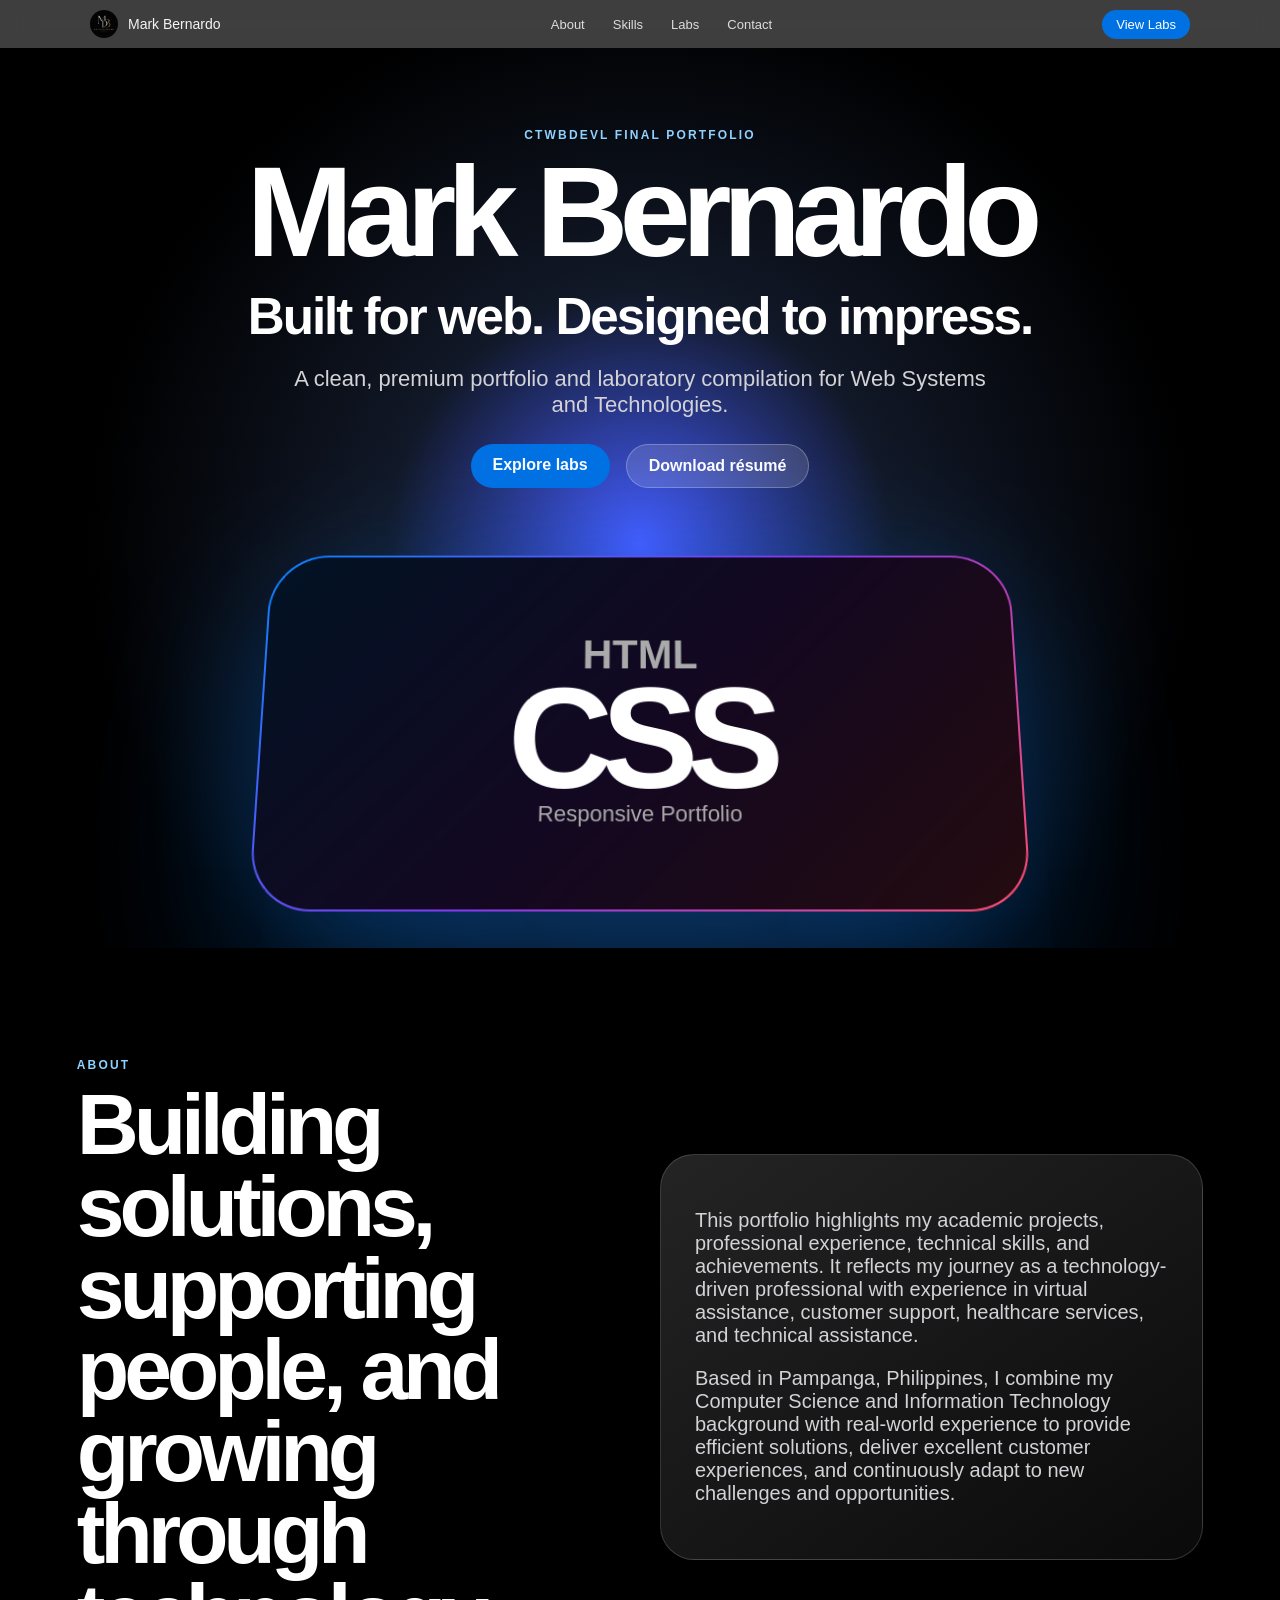
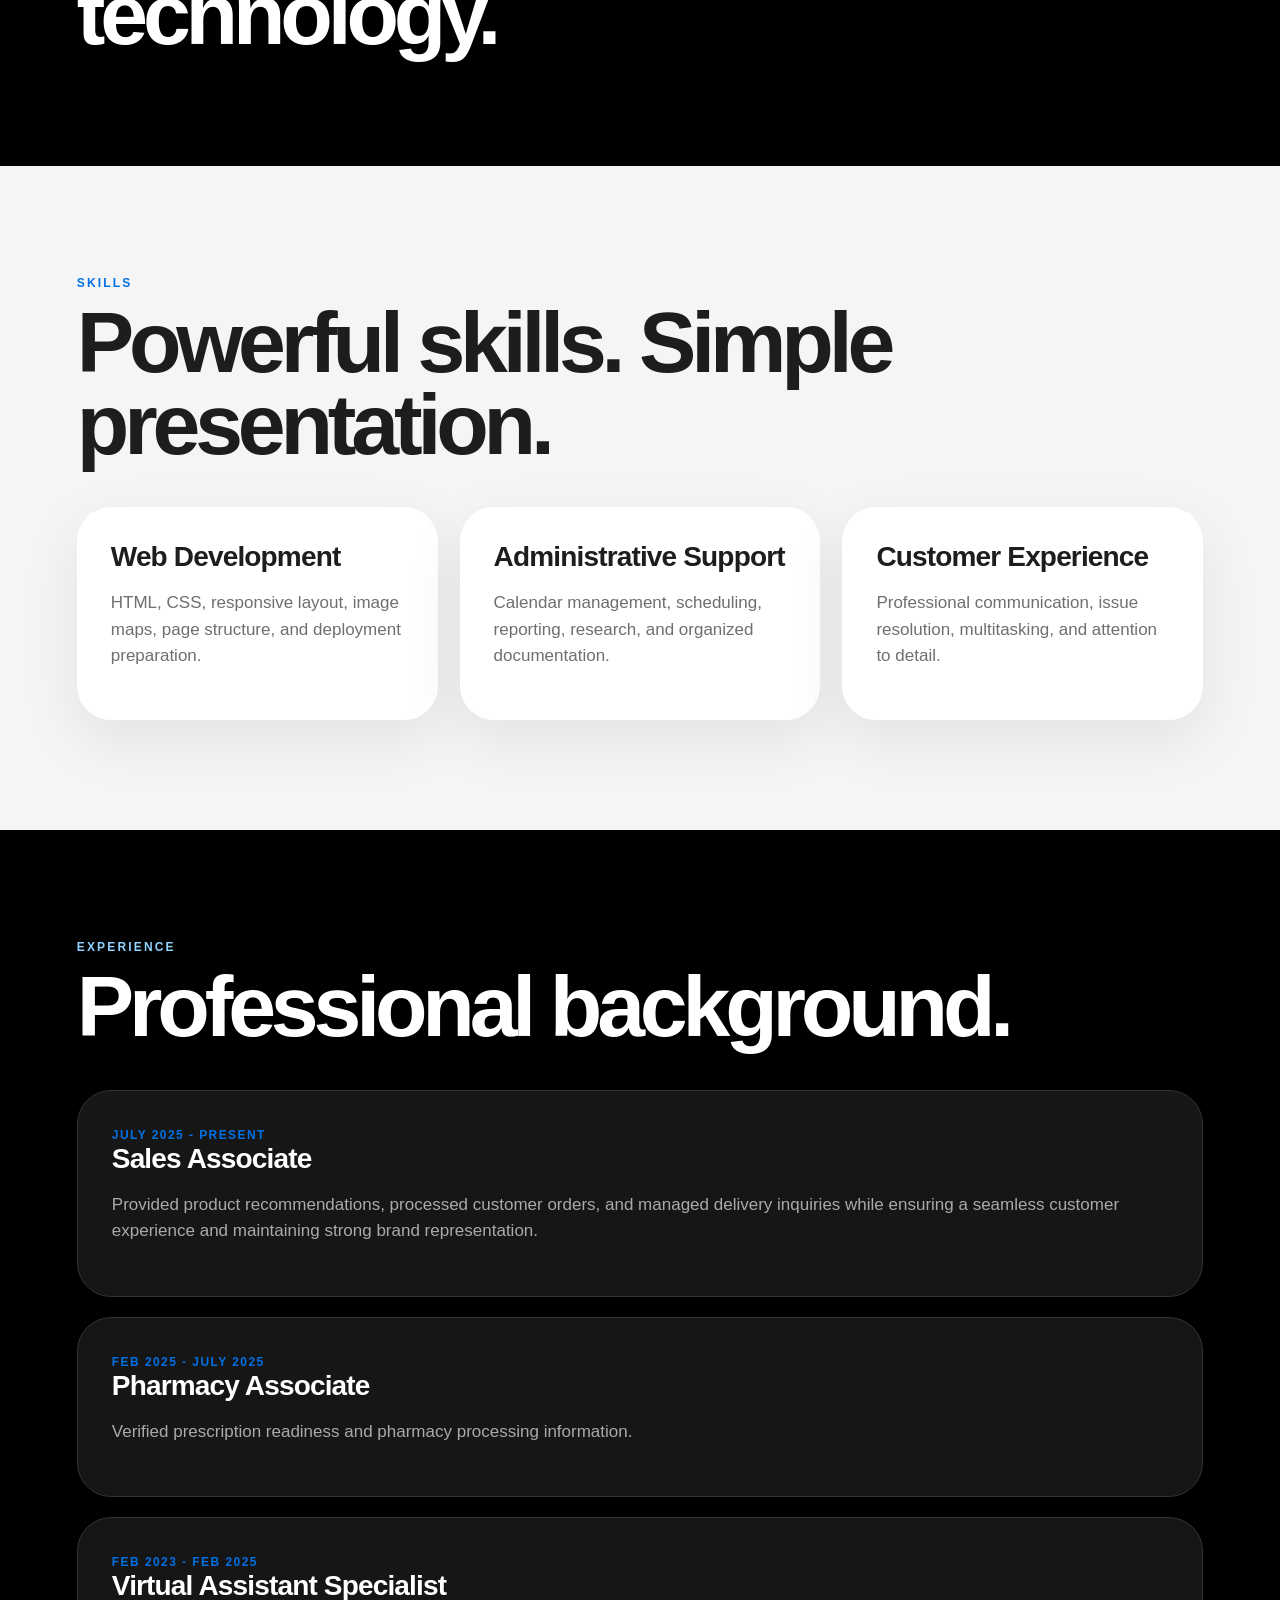
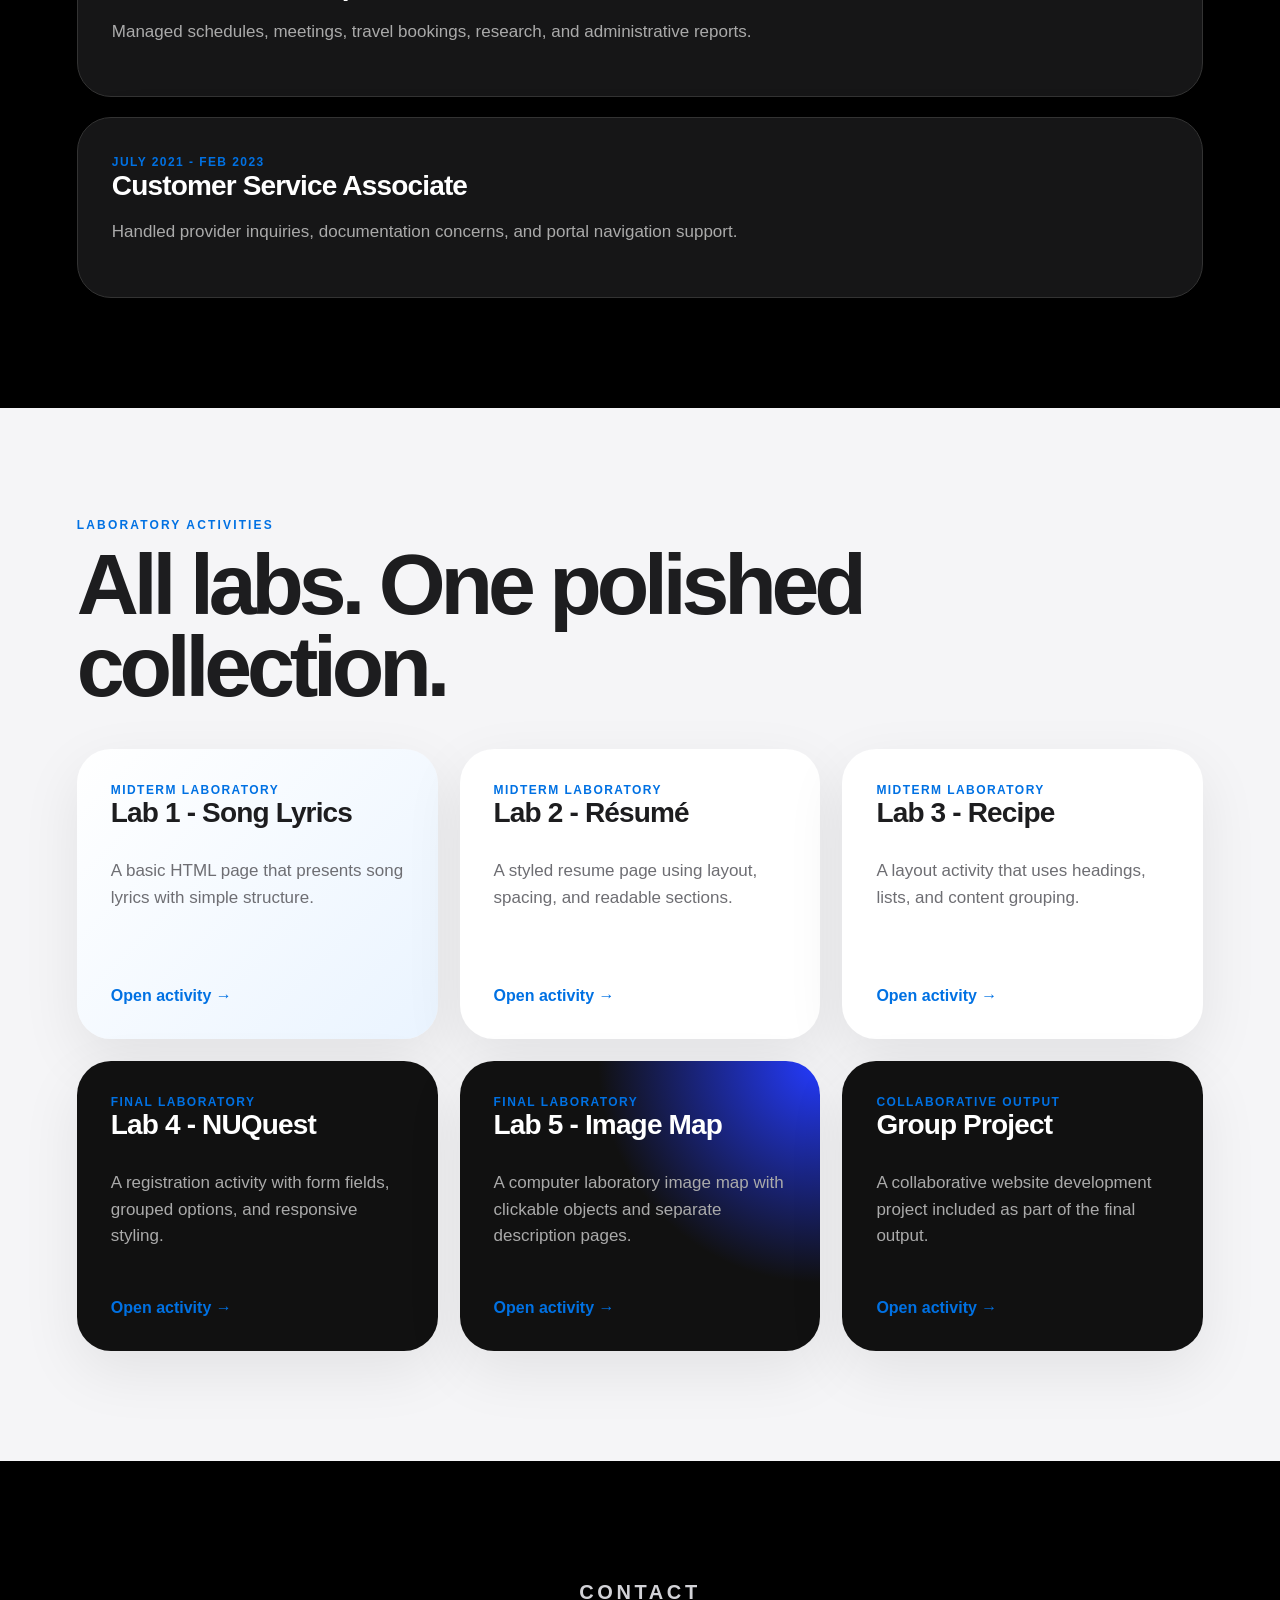
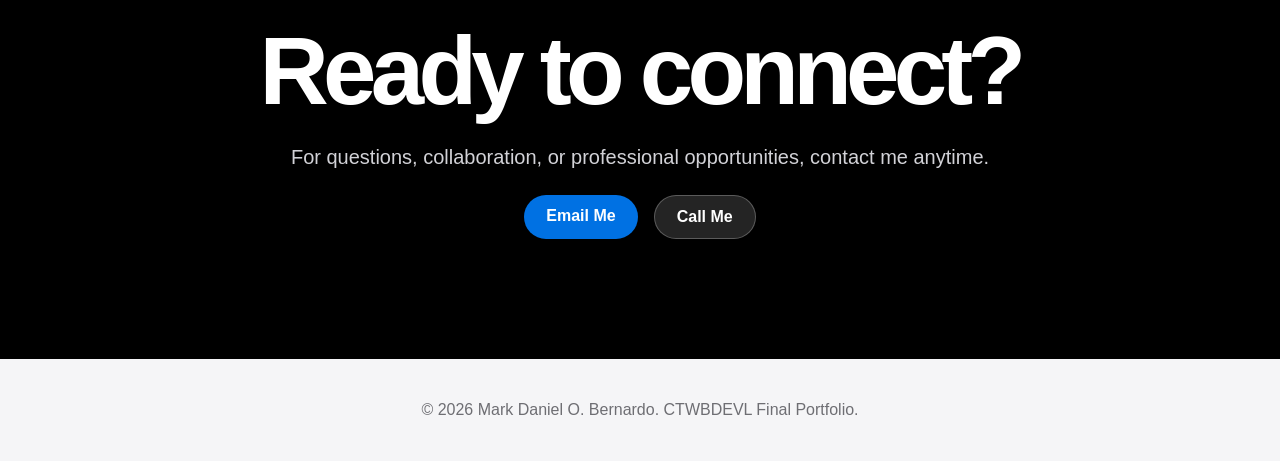
<file: index.html>
<!DOCTYPE html>
<html lang="en">
<head>
  <meta charset="UTF-8" />
  <meta name="viewport" content="width=device-width, initial-scale=1.0" />
  <meta name="description" content="Mark Daniel O. Bernardo CTWBDEVL Final Portfolio and Laboratory Compilation" />
  <title>Mark Bernardo | CTWBDEVL Portfolio</title>
  <link rel="stylesheet" href="styles.css" />
</head>
<body>

  <header class="topbar">
    <nav class="nav">
      <a class="logo" href="#home">
        <img src="assets/logo.png" alt="MDB Logo">
        <span>Mark Bernardo</span>
      </a>
      <div class="links">
        <a href="#about">About</a>
        <a href="#skills">Skills</a>
        <a href="#labs">Labs</a>
        <a href="#contact">Contact</a>
      </div>
      <a class="buy" href="#labs">View Labs</a>
    </nav>
  </header>

  <main>
    <section id="home" class="hero">
      <p class="tiny">CTWBDEVL Final Portfolio</p>
      <h1>Mark Bernardo</h1>
      <h2>Built for web. Designed to impress.</h2>
      <p class="hero-text">A clean, premium portfolio and laboratory compilation for Web Systems and Technologies.</p>
      <div class="hero-buttons">
        <a href="#labs">Explore labs</a>
        <a href="assets/Mark_Bernardo_resume.pdf" download>Download résumé</a>
      </div>
      <div class="orb">
        <div class="screen-card">
          <span>HTML</span>
          <strong>CSS</strong>
          <small>Responsive Portfolio</small>
        </div>
      </div>
    </section>

    <section id="about" class="black-section split">
      <div>
        <p class="tiny">About</p>
        <h2 class="big-title">Building solutions, supporting people, and growing through technology.</h2>
      </div>
      <div class="glass">
        <p>This portfolio highlights my academic projects, professional experience, technical skills, and achievements. It reflects my journey as a technology-driven professional with experience in virtual assistance, customer support, healthcare services, and technical assistance.</p>
        <p>Based in Pampanga, Philippines, I combine my Computer Science and Information Technology background with real-world experience to provide efficient solutions, deliver excellent customer experiences, and continuously adapt to new challenges and opportunities.</p>
      </div>
    </section>

    <section id="skills" class="white-section">
      <p class="tiny dark">Skills</p>
      <h2 class="section-title">Powerful skills. Simple presentation.</h2>
      <div class="feature-grid">
        <article>
          <h3>Web Development</h3>
          <p>HTML, CSS, responsive layout, image maps, page structure, and deployment preparation.</p>
        </article>
        <article>
          <h3>Administrative Support</h3>
          <p>Calendar management, scheduling, reporting, research, and organized documentation.</p>
        </article>
        <article>
          <h3>Customer Experience</h3>
          <p>Professional communication, issue resolution, multitasking, and attention to detail.</p>
        </article>
      </div>
    </section>

    <section class="black-section">
      <p class="tiny">Experience</p>
      <h2 class="section-title light">Professional background.</h2>
      <div class="timeline">
        <article>
          <span>July 2025 - Present</span>
          <h3>Sales Associate</h3>
          <p>Provided product recommendations, processed customer orders, and managed delivery inquiries while ensuring a seamless customer experience and maintaining strong brand representation.</p>
        </article>
        <article>
          <span>Feb 2025 - July 2025</span>
          <h3>Pharmacy Associate</h3>
          <p>Verified prescription readiness and pharmacy processing information.</p>
        </article>
        <article>
          <span>Feb 2023 - Feb 2025</span>
          <h3>Virtual Assistant Specialist</h3>
          <p>Managed schedules, meetings, travel bookings, research, and administrative reports.</p>
        </article>
        <article>
          <span>July 2021 - Feb 2023</span>
          <h3>Customer Service Associate</h3>
          <p>Handled provider inquiries, documentation concerns, and portal navigation support.</p>
        </article>
      </div>
    </section>

    <section id="labs" class="labs-section">
      <p class="tiny dark">Laboratory Activities</p>
      <h2 class="section-title">All labs. One polished collection.</h2>
      <div class="lab-grid">
        <article class="lab-card highlight">
          <span>Midterm Laboratory</span>
          <h3>Lab 1 - Song Lyrics</h3>
          <p>A basic HTML page that presents song lyrics with simple structure.</p>
          <a href="lab/lab1/index.html">Open activity →</a>
        </article>
        <article class="lab-card">
          <span>Midterm Laboratory</span>
          <h3>Lab 2 - Résumé</h3>
          <p>A styled resume page using layout, spacing, and readable sections.</p>
          <a href="lab/lab2/index.html">Open activity →</a>
        </article>
        <article class="lab-card">
          <span>Midterm Laboratory</span>
          <h3>Lab 3 - Recipe</h3>
          <p>A layout activity that uses headings, lists, and content grouping.</p>
          <a href="lab/lab3/index.html">Open activity →</a>
        </article>
        <article class="lab-card dark-card">
          <span>Final Laboratory</span>
          <h3>Lab 4 - NUQuest</h3>
          <p>A registration activity with form fields, grouped options, and responsive styling.</p>
          <a href="lab/lab4/index.html">Open activity →</a>
        </article>
        <article class="lab-card dark-card glow">
          <span>Final Laboratory</span>
          <h3>Lab 5 - Image Map</h3>
          <p>A computer laboratory image map with clickable objects and separate description pages.</p>
          <a href="lab/lab5/ImageMap/home.html">Open activity →</a>
        </article>
        <article class="lab-card dark-card">
          <span>Collaborative Output</span>
          <h3>Group Project</h3>
          <p>A collaborative website development project included as part of the final output.</p>
          <a href="lab/lab6/index.html">Open activity →</a>
        </article>
      </div>
    </section>

    <section id="contact" class="contact">
      <p class="tiny">Contact</p>
      <h2>Ready to connect?</h2>
      <p>For questions, collaboration, or professional opportunities, contact me anytime.</p>
      <div class="hero-buttons">
        <a href="mailto:markbernardo517@gmail.com">Email Me</a>
        <a href="tel:+639176728108">Call Me</a>
      </div>
    </section>
  </main>

  <footer>
    <p>© 2026 Mark Daniel O. Bernardo. CTWBDEVL Final Portfolio.</p>
  </footer>

</body>
</html>
</file>
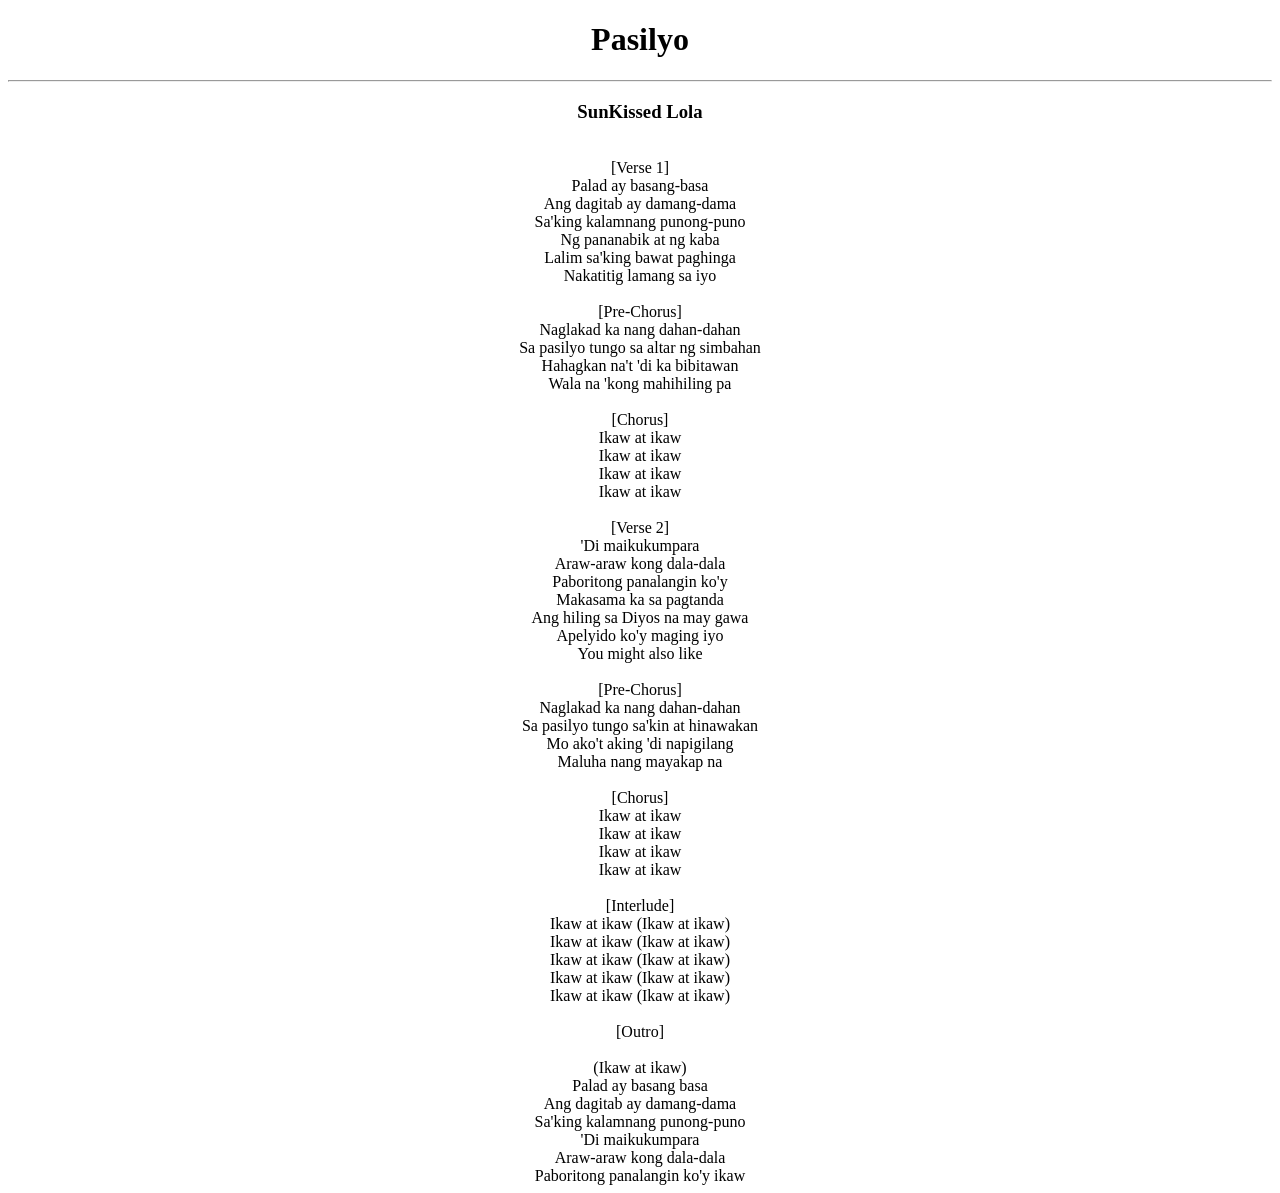
<file: lab/lab1/index.html>
<!DOCTYPE html>
<html>
    <head>
        <title>
            Mark  Daniel Bernardo
        </title>
    </head>
    <body style="text-align: center";>
        <h1>Pasilyo</h1>
        <hr>
        <h3>SunKissed Lola</h3>
        <br>
        [Verse 1]
        <br>
Palad ay basang-basa
<br>
Ang dagitab ay damang-dama
<br>
Sa'king kalamnang punong-puno
<br>
Ng pananabik at ng kaba
<br>
Lalim sa'king bawat paghinga
<br>
Nakatitig lamang sa iyo
<br>
<br>
[Pre-Chorus]
<br>
Naglakad ka nang dahan-dahan
<br>
Sa pasilyo tungo sa altar ng simbahan
<br>
Hahagkan na't 'di ka bibitawan
<br>
Wala na 'kong mahihiling pa
<br>
<br>
[Chorus]
<br>
Ikaw at ikaw
<br>
Ikaw at ikaw
<br>
Ikaw at ikaw
<br>
Ikaw at ikaw
<br>
<br>
[Verse 2]
<br>
'Di maikukumpara
<br>
Araw-araw kong dala-dala
<br>
Paboritong panalangin ko'y
<br>
Makasama ka sa pagtanda
<br>
Ang hiling sa Diyos na may gawa
<br>
Apelyido ko'y maging iyo
<br>
You might also like
<br>
<br>
[Pre-Chorus]
<br>
Naglakad ka nang dahan-dahan
<br>
Sa pasilyo tungo sa'kin at hinawakan
<br>
Mo ako't aking 'di napigilang
<br>
Maluha nang mayakap na
<br>
<br>
[Chorus]
<br>
Ikaw at ikaw
<br>
Ikaw at ikaw
<br>
Ikaw at ikaw
<br>
Ikaw at ikaw
<br>
<br>
[Interlude]
<br>
Ikaw at ikaw (Ikaw at ikaw)
<br>
Ikaw at ikaw (Ikaw at ikaw)
<br>
Ikaw at ikaw (Ikaw at ikaw)
<br>
Ikaw at ikaw (Ikaw at ikaw)
<br>
Ikaw at ikaw (Ikaw at ikaw)
<br><br>
[Outro]<br>
<br>(Ikaw at ikaw)
<br>
Palad ay basang basa
<br>
Ang dagitab ay damang-dama
<br>
Sa'king kalamnang punong-puno
<br>
'Di maikukumpara
<br>
Araw-araw kong dala-dala
<br>
Paboritong panalangin ko'y ikaw
        <br>
    </body>
</html>
</file>
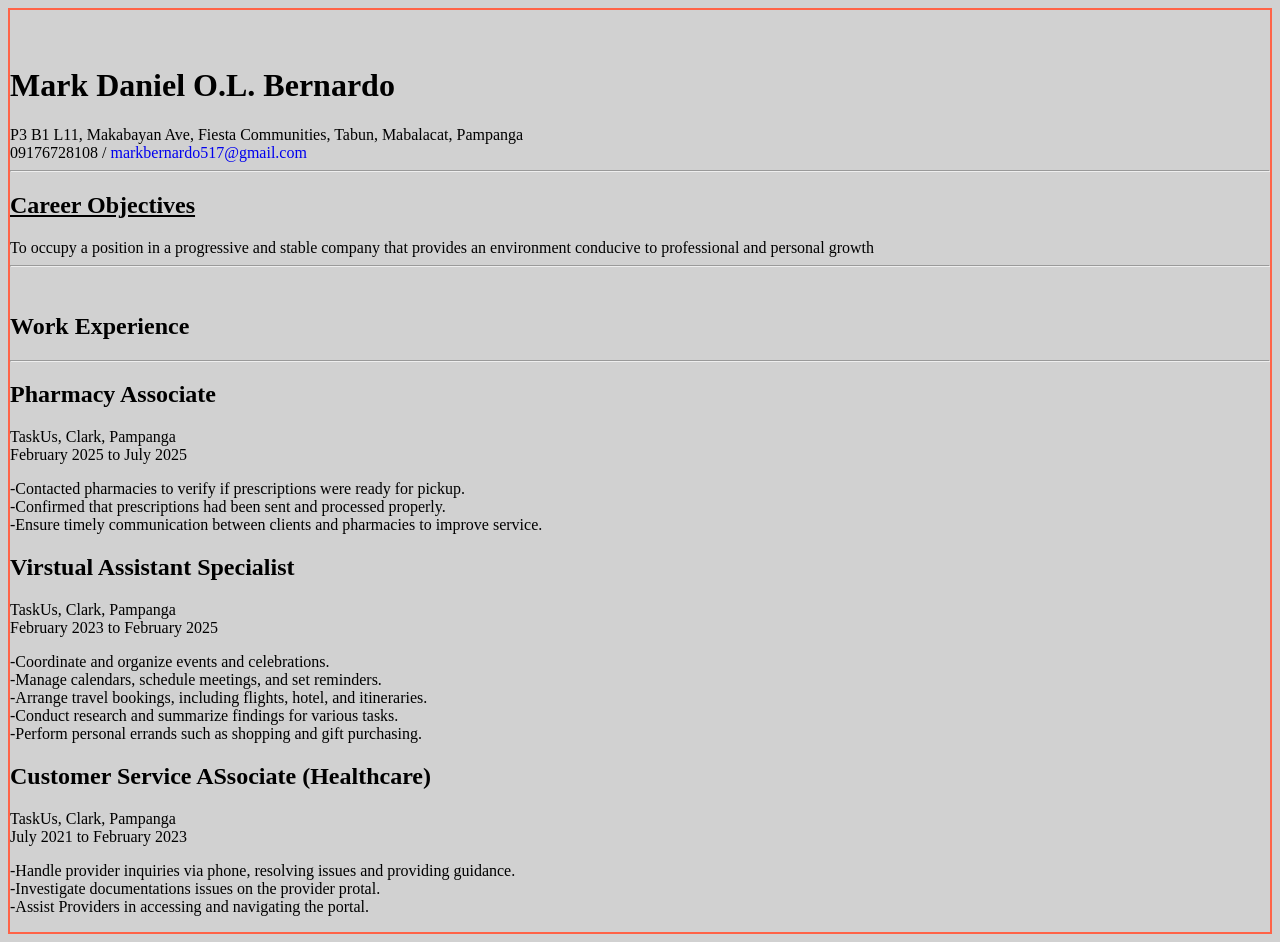
<file: lab/lab2/index.html>
<!DOCTYPE html>
<html>
    <head>
    <title>
        Resume
    </title>
    </head>
    <body style="text-align: Left; background-color: #D1D1D1; border:2px solid Tomato">
        <BR><BR>
       <h1> Mark Daniel O.L. Bernardo </h1>
       <h10>P3 B1 L11, Makabayan Ave, Fiesta Communities, Tabun, Mabalacat, Pampanga</h10><br>
       <h10>09176728108 / </h10> <h10 style="color:#0000EE;">markbernardo517@gmail.com</h10>
        <HR>
        <body>
           <h2 > <u>Career Objectives</u></h2>
           <h10> To occupy a position in a progressive and stable company that provides an environment conducive to professional  and personal growth</h10>
        </body>
        <HR>
        <BR>
       <h2>Work Experience</h2>
       <HR>
         <h2>Pharmacy Associate</h2>
         <h10>TaskUs, Clark, Pampanga<h10>
            <br>
        <h10>February 2025 to July 2025<h10>
            <p> -Contacted pharmacies to verify if prescriptions were ready for pickup.
                <br>-Confirmed that prescriptions had been sent and processed properly.
                <br>-Ensure  timely communication between clients  and  pharmacies to improve service.
            </p>

        <h2>Virstual Assistant Specialist</h2>
        <h10>TaskUs, Clark, Pampanga<h10>
            <br>
        <h10>February 2023 to February 2025<h10>
            <p>-Coordinate  and organize events and celebrations.
                <br>-Manage calendars, schedule meetings, and set reminders.
                <br>-Arrange travel bookings, including flights, hotel, and itineraries.
                <br>-Conduct research and summarize findings for various tasks.
                <br>-Perform personal errands such as shopping  and gift purchasing.
            </p>
            <h2>Customer Service ASsociate (Healthcare)</h2>
        <h10>TaskUs, Clark, Pampanga<h10>
            <br>
        <h10>July 2021 to February 2023<h10>
            <p>-Handle provider inquiries via phone, resolving issues and providing guidance.
                <br>-Investigate documentations issues on the provider protal.
                <br>-Assist Providers in accessing and navigating  the portal.
            </p>
    </body>
</html>
</file>
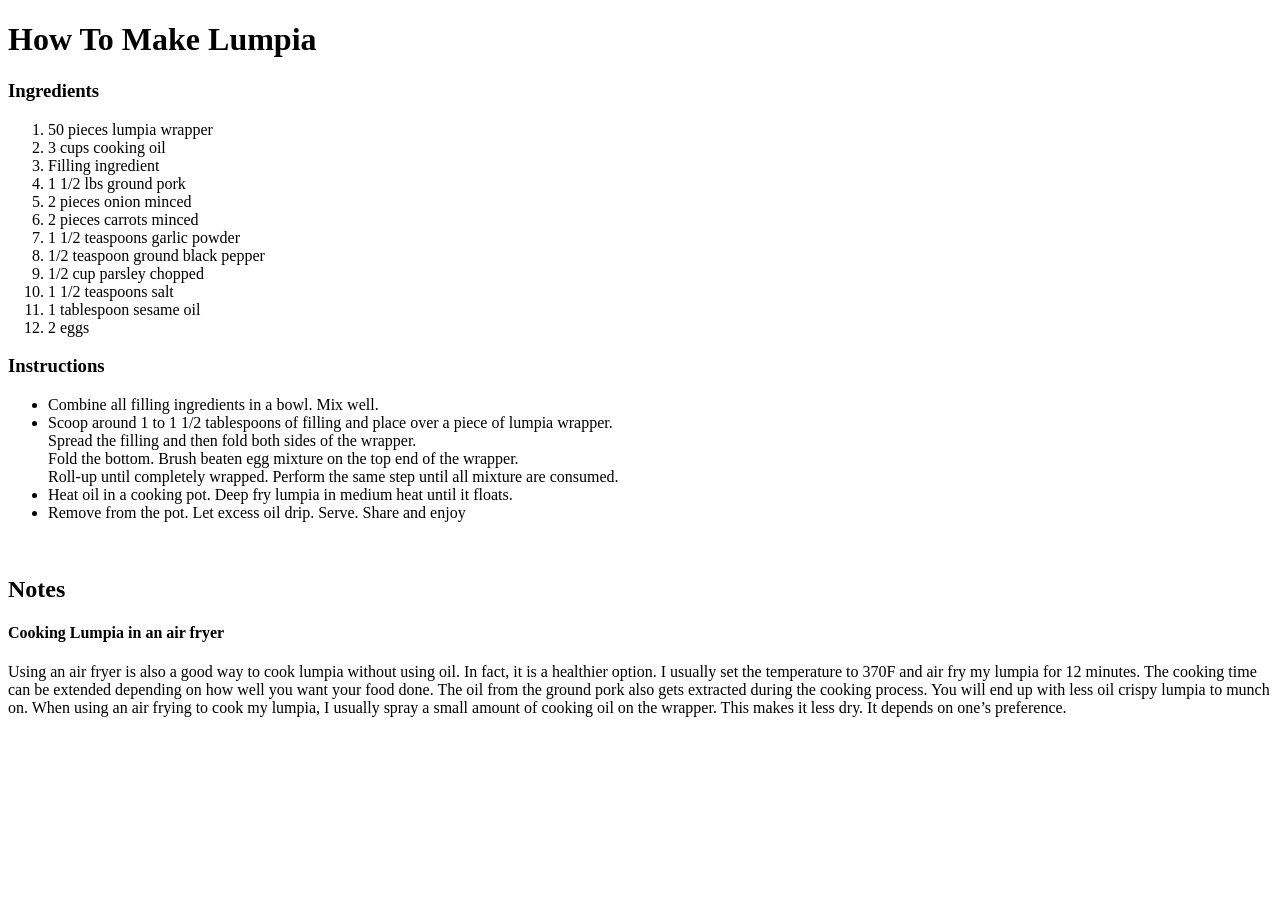
<file: lab/lab3/index.html>
<!DOCTYPE html>
<html>
<head>
    <H1>How To Make Lumpia</H1>
</head>
    <Body >

        <h3>Ingredients</h3>
    
<ol>
    
<li>50 pieces lumpia wrapper</li>
<li>3 cups cooking oil</li>
<li>Filling ingredient</li>
<li>1 1/2 lbs ground pork</li>
<li>2 pieces onion minced</li>
<li>2 pieces carrots minced</li>
<li>1 1/2 teaspoons garlic powder</li>
<li>1/2 teaspoon ground black pepper</li>
<li>1/2 cup parsley chopped</li>
<li>1 1/2 teaspoons salt</li>
<li>1 tablespoon sesame oil</li>
<li>2 eggs</li>
</ol>
<h3>Instructions</h3>
<ul>
<li>Combine all filling ingredients in a bowl. Mix well.</li>
<li>Scoop around 1 to 1 1/2 tablespoons of filling and place over a piece of lumpia wrapper. <br>Spread the filling and then fold both sides of the wrapper. <br>Fold the bottom. Brush beaten egg mixture on the top end of the wrapper. <br>Roll-up until completely wrapped. Perform the same step until all mixture are consumed.</li>
<li>Heat oil in a cooking pot. Deep fry lumpia in medium heat until it floats.</li>
<li>Remove from the pot. Let excess oil drip. Serve. Share and enjoy</li>
</ul>


<BR>
    <h2>Notes</h2>
<h4>Cooking Lumpia in an air fryer</h4>
Using an air fryer is also a good way to cook lumpia without using oil. In fact, it is a healthier option. I usually set the temperature to 370F and air fry my lumpia for 12 minutes. The cooking time can be extended depending on how well you want your food done.
The oil from the ground pork also gets extracted during the cooking process. You will end up with less oil crispy lumpia to munch on.
When using an air frying to cook my lumpia, I usually spray a small amount of cooking oil on the wrapper. This makes it less dry. It depends on one’s preference.

    
    </body>
</html>
</file>
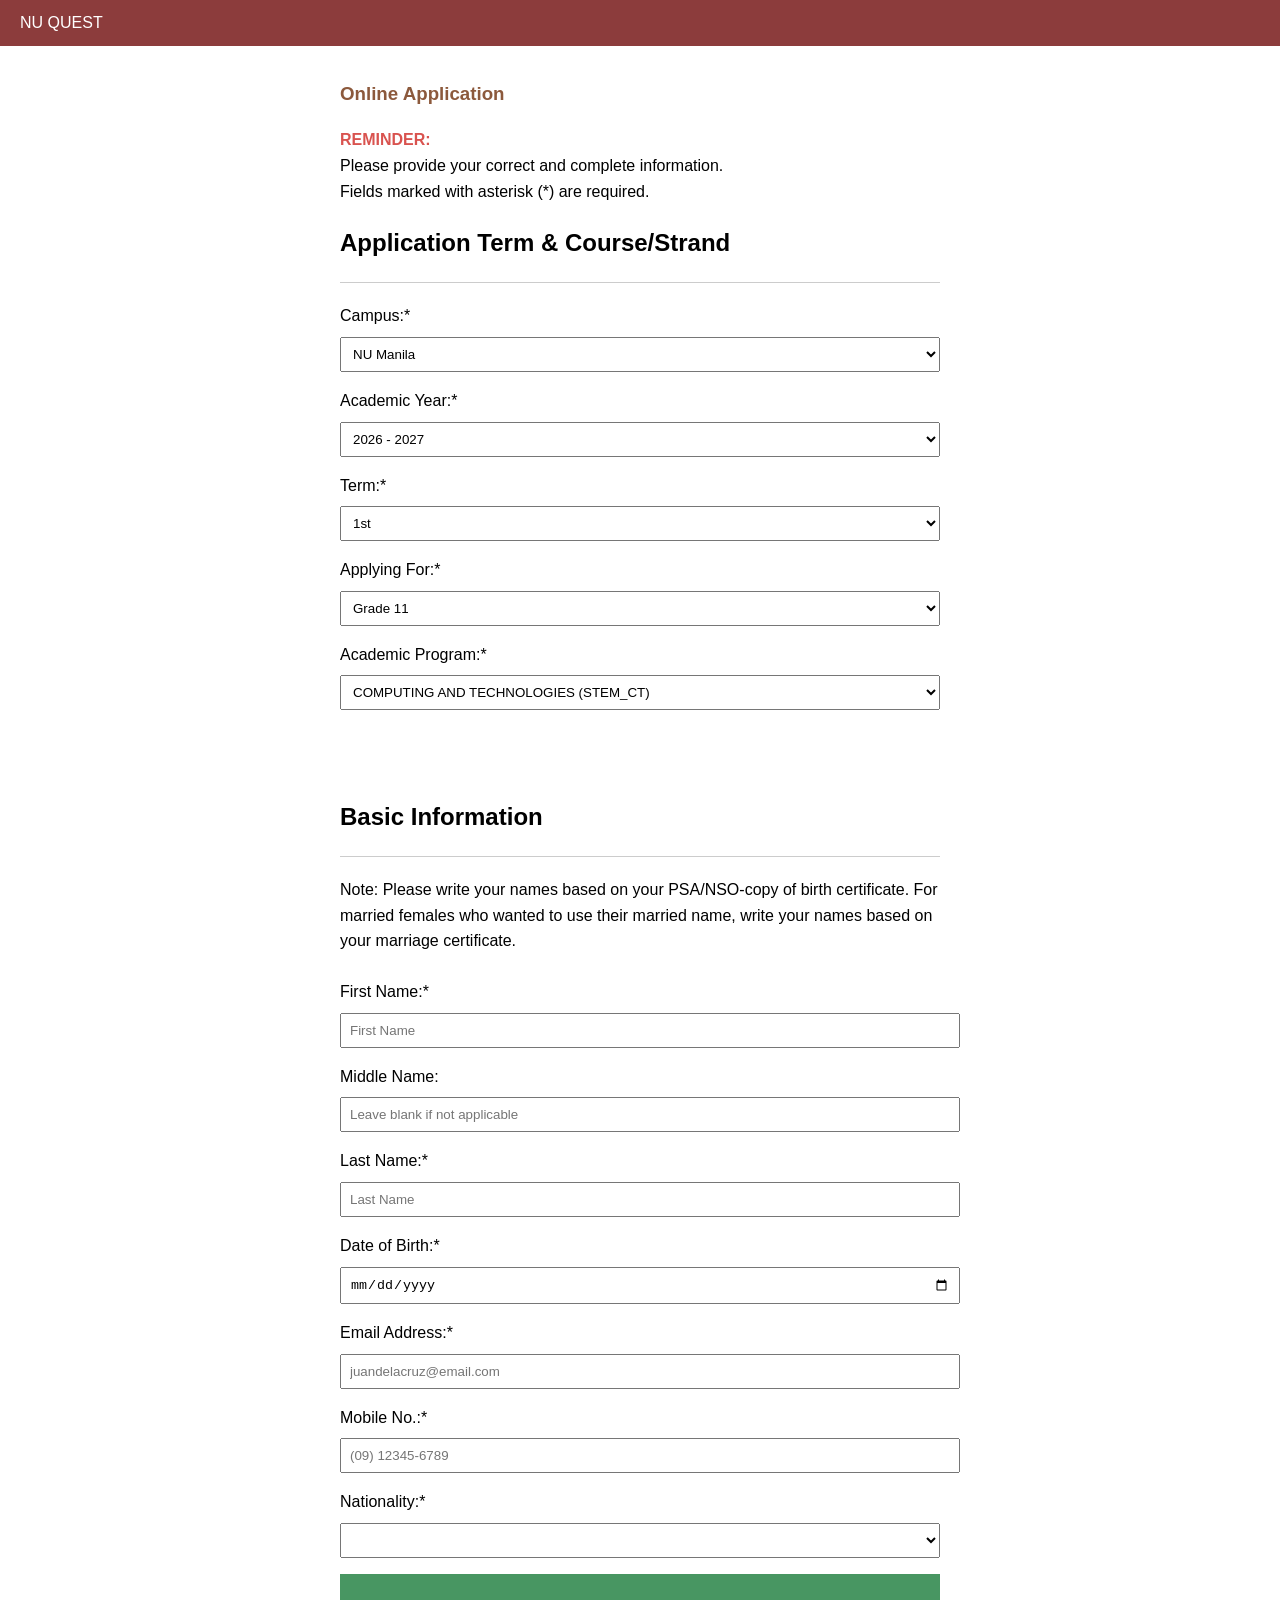
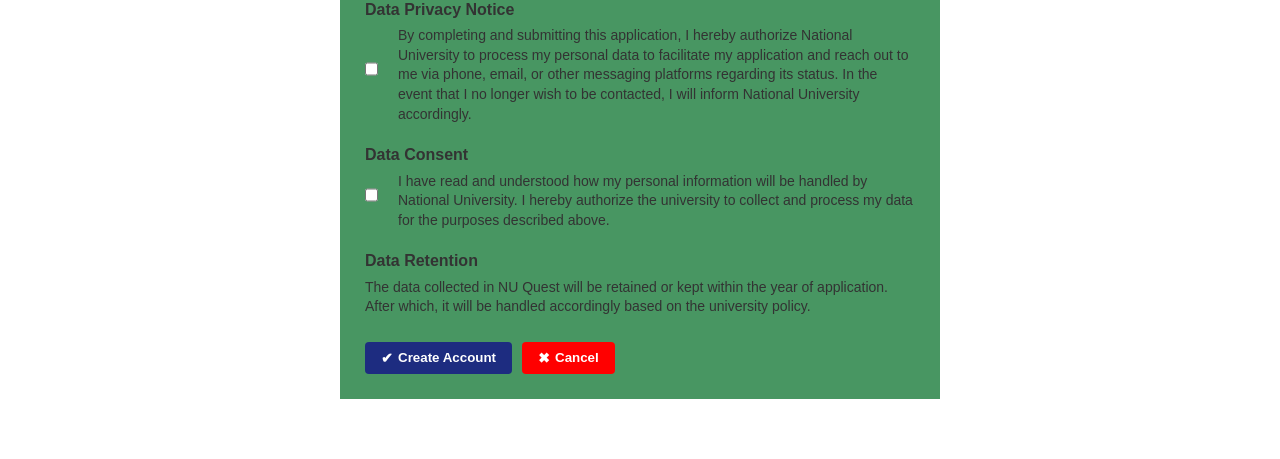
<file: lab/lab4/index.html>
<!DOCTYPE html>
<html>
    <style>
        header {
            background-color: #8C3C3C;
            padding: 10px 20px;
            color: white;
            display: flex;
            align-items: center;
            position: fixed;
            top: 0;
            left: 0;
            width: 100%;
            z-index: 1000;
            box-sizing: border-box;
        }
        body { 
            font-family: sans-serif; 
            max-width: 600px; 
            margin: 40px auto; 
            padding: 20px; 
            line-height: 1.6;
        }
        select, input { 
            width: 100%; 
            padding: 8px; 
            margin: 8px 0 16px; 
            display: block; 
        }
        input[type="checkbox"] {
            float: left;
            width: auto;    
            margin-top: 5px;
            margin-right: 10px;
            display: inline-block; 
        }
        hr { margin: 20px 0; border: 0; border-top: 1px solid #ccc; }
        .rem { font-weight: bold; color: #d9534f; }
    </style>
   <header>
        <span>NU QUEST</span>
    </header>
    <h3 style="color:#8C593C;"> Online Application </h3>
    <p>
        <span class="rem">REMINDER:</span><br>
        Please provide your correct and complete information.<br>
        Fields marked with asterisk (*) are required.
    </p>
    <H2>Application Term & Course/Strand</h2>
        <hr width="100%" size="2">
       <label for="Campus">Campus:*</label>
<br>
<select name="Campus" id="Campus">
    <optgroup label="National Capital Region (NCR)">
    <option value="Manila">NU Manila</option>
    <option value="Nazareth">NU Nazareth</option>
    <option value="Fairview">NU Fairview</option>
    <option value="MOA">NU MOA</option>
    <option value="East Ortigas">NU East Ortigas</option>
    <option value="Las Piñas">NU Las Piñas</option>

    <optgroup label="Region III (Central Luzon)">
    <option value="Baliwag">NU Baliwag</option>
    <option value="Clark">NU Clark</option>
    </optgroup>
    <optgroup label="Region IV-A (CALABARZON)">
    <option value="Laguna">NU Laguna</option>
    <option value="Dasmariñas">NU Dasmariñas</option>
</optgroup>
    <optgroup label="Region VII (Central Visayas)">
    <option value="Cebu">NU Cebu</option>
     </optgroup>   
    <optgroup label="Region XI (Davao Region)">
    <option value="Davao">NU Davao</option>
    </optgroup>
    <optgroup label="Region XVII (Negros Island Region)">
    <option value="Bacolod">NU Bacolod</option>
</select>
    <label for="AY">Academic Year:*</label>
     <select name="AY" id="AY">
     <option value="2026-2027">2026 - 2027</option>
     <option value="2026-2027">2027 - 2028</option>
     <option value="2026-2027">2028 - 2029</option>
</select>

    <label for="Term">Term:*</label>
     <select name="Term" id="Term">
     <option value="1st">1st</option>
     <option value="2nd">2nd</option>
     <option value="3rd">3rd</option>
    <option value="Summer">Summer</option>
</select>

    <label for="AF">Applying For:*</label><br>
     <select name="AF" id="AF">
       <optgroup label="Basic Education">
     <option value="GR11">Grade 11</option>
     <option value="GR12">Grade 12</option>
      <hr width="100%" size="2">
     </optgroup>
      <optgroup label="Higher Education">
     <option value="Freshman">Freshman</option>
     <option value="Transferee">Transferee</option>
     <option value="Second Degree Taker">Second Degree Taker</option>
    </optgroup>
</select>
    <label for="AP">Academic Program:*</label><br>
     <select name="AP" id="AP">
         <optgroup label="School of Education, Arts, and Sciences (SEAS)">
     <option value="COMPUTING AND TECHNOLOGIES (STEM_CT)">COMPUTING AND TECHNOLOGIES (STEM_CT)</option>
     <option value="EDUCATION, ARTS AND SOCIAL SCIENCES (AHSS_EASS)">EDUCATION, ARTS AND SOCIAL SCIENCES (AHSS_EASS)</option>
     <option value="ENGINEERING AND ARCHITECTURE (STEM_EA)">ENGINEERING AND ARCHITECTURE (STEM_EA)</option>
     <option value="MANAGEMENT AND ACCOUNTANCY (BUEN_MA)">MANAGEMENT AND ACCOUNTANCY (BUEN_MA)</option>
     <option value="SCIENCES AND ALLIED HEALTH (STEM_SAH)">SCIENCES AND ALLIED HEALTH (STEM_SAH)</option>
      <option value="BACHELOR OF ARTS IN COMMUNICATION (ABComm)">BACHELOR OF ARTS IN COMMUNICATION (ABComm)</option>
     <option value="BACHELOR OF ARTS IN POLITICAL SCIENCE (BAPolSci)">BACHELOR OF ARTS IN POLITICAL SCIENCE (BAPolSci)</option>
     <option value="BACHELOR OF SCIENCE IN MEDICAL TECHNOLOGY (BSMT)">BACHELOR OF SCIENCE IN MEDICAL TECHNOLOGY (BSMT)</option>
     <option value="BACHELOR OF SCIENCE IN PSYCHOLOGY (BSPsy)">BACHELOR OF SCIENCE IN PSYCHOLOGY (BSPsy)</option>
     <option value="DOCTOR OF DENTAL MEDICINE (DMD)">DOCTOR OF DENTAL MEDICINE (DMD)</option>
 <hr width="100%" size="2" background-color: gray;>
    </optgroup>
  
 <optgroup label=" School of Accountancy, Business and Management (SABM)">
      <option value="BACHELOR OF SCIENCE IN ACCOUNTANCY (BSAccountancy)">BACHELOR OF SCIENCE IN ACCOUNTANCY (BSAccountancy)</option>
     <option value="BACHELOR OF SCIENCE IN BUSINESS ADMINISTRATION MAJOR IN MARKETING MANAGEMENT (BSBA-
MktgMgmt-MNL)">BACHELOR OF SCIENCE IN BUSINESS ADMINISTRATION MAJOR IN MARKETING MANAGEMENT (BSBA-
MktgMgmt-MNL)</option>
     <option value="BACHELOR OF SCIENCE IN MANAGEMENT ACCOUNTING (BSMA)">BACHELOR OF SCIENCE IN MANAGEMENT ACCOUNTING (BSMA)</option>
     <option value="BACHELOR OF SCIENCE IN TOURISM MANAGEMENT (BSTM)">BACHELOR OF SCIENCE IN TOURISM MANAGEMENT (BSTM)</option>
      <hr width="100%" size="2" background-color: gray;>
    </optgroup>   
  <optgroup label="School of Engineering, Architecture and Technology (SEAT)">
     <option value="BACHELOR OF SCIENCE IN ARCHITECTURE (BSArch-MNL)">BACHELOR OF SCIENCE IN ARCHITECTURE (BSArch-MNL)</option>
       <option value="BACHELOR OF SCIENCE IN CIVIL ENGINEERING (BSCE)">BACHELOR OF SCIENCE IN CIVIL ENGINEERING (BSCE) </option>
     <option value="BACHELOR OF SCIENCE IN COMPUTER ENGINEERING (BSCpE-MNL)">BACHELOR OF SCIENCE IN COMPUTER ENGINEERING (BSCpE-MNL)</option>
     <option value="BACHELOR OF SCIENCE IN COMPUTER SCIENCE WITH SPECIALIZATION IN ARTIFICIAL INTELLIGENCE
(BSCS)">BACHELOR OF SCIENCE IN COMPUTER SCIENCE WITH SPECIALIZATION IN ARTIFICIAL INTELLIGENCE
(BSCS)</option>
     <option value="BACHELOR OF SCIENCE IN INFORMATION TECHNOLOGY WITH SPECIALIZATION IN MOBILE AND WEB
APPLICATION (BSIT-MNL)">BACHELOR OF SCIENCE IN INFORMATION TECHNOLOGY WITH SPECIALIZATION IN MOBILE AND WEB
APPLICATION (BSIT-MNL)</option>
</select>
<BR>
    <BR>
<h2>Basic Information</h2>
<hr width="100%" size="2">
<h7> Note: Please write your names based on your PSA/NSO-copy of birth certificate. For <br>
    married females who wanted to use their married name, write your names based on<br>
     your marriage certificate.</h7>
<BR>
    <BR>
     <label for="fname">First Name:*</label>
    <input type="text" id="fname" name="fname" placeholder="First Name">

    <label for="mname">Middle Name:</label>
    <input type="text" id="mname" name="mname" placeholder="Leave blank if not applicable">

    <label for="lname">Last Name:*</label>
    <input type="text" id="lname" name="lname" placeholder="Last Name">

    <label for="dob">Date of Birth:*</label>
    <input type="date" id="dob" name="dob">

    <label for="email">Email Address:*</label>
    <input type="email" id="email" name="email" placeholder="juandelacruz@email.com">

    <label for="mobile">Mobile No.:*</label>
    <input type="text" id="mobile" name="mobile" placeholder="(09) 12345-6789">

<label for="nat">Nationality:*</label>
    <select class="form-select" autocomplete="honorific-prefix" id="nat" name="nat">
    <option value=""></option>
    <option value="AF">Afghan</option>
    <option value="AX">Aland Islander</option>
    <option value="AL">Albanian</option>
    <option value="DZ">Algerian</option>
    <option value="AS">American Samoan</option>
    <option value="AD">Andorran</option>
    <option value="AO">Angolan</option>
    <option value="AI">Anguillan</option>
    <option value="AQ">Antarctic</option>
    <option value="AG">Antiguan or Barbudan</option>
    <option value="AR">Argentine</option>
    <option value="AM">Armenian</option>
    <option value="AW">Aruban</option>
    <option value="AU">Australian</option>
    <option value="AT">Austrian</option>
    <option value="AZ">Azerbaijani</option>
    <option value="BS">Bahamian</option>
    <option value="BH">Bahraini</option>
    <option value="BD">Bangladeshi</option>
    <option value="BB">Barbadian</option>
    <option value="BY">Belarusian</option>
    <option value="BE">Belgian</option>
    <option value="BZ">Belizean</option>
    <option value="BJ">Beninese</option>
    <option value="BM">Bermudian</option>
    <option value="BT">Bhutanese</option>
    <option value="BO">Bolivian</option>
    <option value="BA">Bosnian or Herzegovinian</option>
    <option value="BW">Motswana</option>
    <option value="BV">Bouvet Islander</option>
    <option value="BR">Brazilian</option>
    <option value="IO">Chagos Islander</option>
    <option value="BN">Bruneian</option>
    <option value="BG">Bulgarian</option>
    <option value="BF">Burkinabé</option>
    <option value="BI">Burundian</option>
    <option value="CV">Cabo Verdean</option>
    <option value="KH">Cambodian</option>
    <option value="CM">Cameroonian</option>
    <option value="CA">Canadian</option>
    <option value="BQ">Dutch</option>
    <option value="KY">Caymanian</option>
    <option value="CF">Central African</option>
    <option value="TD">Chadian</option>
    <option value="CL">Chilean</option>
    <option value="CN">Chinese</option>
    <option value="CX">Christmas Islander</option>
    <option value="CC">Cocos Islander</option>
    <option value="CO">Colombian</option>
    <option value="KM">Comoran</option>
    <option value="CG">Congolese</option>
    <option value="CD">Congolese</option>
    <option value="CK">Cook Islander</option>
    <option value="CR">Costa Rican</option>
    <option value="HR">Croatian</option>
    <option value="CU">Cuban</option>
    <option value="CW">Curaçaoan</option>
    <option value="CY">Cypriot</option>
    <option value="CZ">Czech</option>
    <option value="CI">Ivorian</option>
    <option value="DK">Danish</option>
    <option value="DJ">Djiboutian</option>
    <option value="DM">Dominican</option>
    <option value="DO">Dominican</option>
    <option value="EC">Ecuadorian</option>
    <option value="EG">Egyptian</option>
    <option value="SV">Salvadoran</option>
    <option value="GQ">Equatoguinean</option>
    <option value="ER">Eritrean</option>
    <option value="EE">Estonian</option>
    <option value="SZ">Swazi</option>
    <option value="ET">Ethiopian</option>
    <option value="FK">Falkland Islander</option>
    <option value="FO">Faroese</option>
    <option value="FJ">Fijian</option>
    <option value="FI">Finnish</option>
    <option value="FR">French</option>
    <option value="GF">French Guianese</option>
    <option value="PF">French Polynesian</option>
    <option value="TF">French Southern Territories</option>
    <option value="GA">Gabonese</option>
    <option value="GM">Gambian</option>
    <option value="GE">Georgian</option>
    <option value="DE">German</option>
    <option value="GH">Ghanaian</option>
    <option value="GI">Gibraltarian</option>
    <option value="GR">Greek</option>
    <option value="GL">Greenlandic</option>
    <option value="GD">Grenadian</option>
    <option value="GP">Guadeloupean</option>
    <option value="GU">Guamanian</option>
    <option value="GT">Guatemalan</option>
    <option value="GG">Channel Islander</option>
    <option value="GN">Guinean</option>
    <option value="GW">Bissau-Guinean</option>
    <option value="GY">Guyanese</option>
    <option value="HT">Haitian</option>
    <option value="HM">Heard Islander</option>
    <option value="HN">Honduran</option>
    <option value="HK">Hong Konger</option>
    <option value="HU">Hungarian</option>
    <option value="IS">Icelandic</option>
    <option value="IN">Indian</option>
    <option value="ID">Indonesian</option>
    <option value="IR">Iranian</option>
    <option value="IQ">Iraqi</option>
    <option value="IE">Irish</option>
    <option value="IM">Manx</option>
    <option value="IL">Israeli</option>
    <option value="IT">Italian</option>
    <option value="JM">Jamaican</option>
    <option value="JP">Japanese</option>
    <option value="JE">Jersey</option>
    <option value="JO">Jordanian</option>
    <option value="KZ">Kazakhstani</option>
    <option value="KE">Kenyan</option>
    <option value="KI">I-Kiribati</option>
    <option value="KP">North Korean</option>
    <option value="KR">South Korean</option>
    <option value="XK">Kosovar</option>
    <option value="KW">Kuwaiti</option>
    <option value="KG">Kyrgyzstani</option>
    <option value="LA">Lao</option>
    <option value="LV">Latvian</option>
    <option value="LB">Lebanese</option>
    <option value="LS">Basotho</option>
    <option value="LR">Liberian</option>
    <option value="LY">Libyan</option>
    <option value="LI">Liechtensteiner</option>
    <option value="LT">Lithuanian</option>
    <option value="LU">Luxembourger</option>
    <option value="MO">Macanese</option>
    <option value="MK">Macedonian</option>
    <option value="MG">Malagasy</option>
    <option value="MW">Malawian</option>
    <option value="MY">Malaysian</option>
    <option value="MV">Maldivian</option>
    <option value="ML">Malian</option>
    <option value="MT">Maltese</option>
    <option value="MH">Marshallese</option>
    <option value="MQ">Martinican</option>
    <option value="MR">Mauritanian</option>
    <option value="MU">Mauritian</option>
    <option value="YT">Mahoran</option>
    <option value="MX">Mexican</option>
    <option value="FM">Micronesian</option>
    <option value="MD">Moldovan</option>
    <option value="MC">Monegasque</option>
    <option value="MN">Mongolian</option>
    <option value="ME">Montenegrin</option>
    <option value="MS">Montserratian</option>
    <option value="MA">Moroccan</option>
    <option value="MZ">Mozambican</option>
    <option value="MM">Burmese</option>
    <option value="NA">Namibian</option>
    <option value="NR">Nauruan</option>
    <option value="NP">Nepali</option>
    <option value="NL">Dutch</option>
    <option value="AN">Dutch Antillean</option>
    <option value="NC">New Caledonian</option>
    <option value="NZ">New Zealander</option>
    <option value="NI">Nicaraguan</option>
    <option value="NE">Nigerien</option>
    <option value="NG">Nigerian</option>
    <option value="NU">Niuean</option>
    <option value="NF">Norfolk Islander</option>
    <option value="MP">Northern Marianan</option>
    <option value="NO">Norwegian</option>
    <option value="OM">Omani</option>
    <option value="PK">Pakistani</option>
    <option value="PW">Palauan</option>
    <option value="PS">Palestinian</option>
    <option value="PA">Panamanian</option>
    <option value="PG">Papua New Guinean</option>
    <option value="PY">Paraguayan</option>
    <option value="PE">Peruvian</option>
    <option value="PH">Filipino</option>
    <option value="PN">Pitcairn Islander</option>
    <option value="PL">Polish</option>
    <option value="PT">Portuguese</option>
    <option value="PR">Puerto Rican</option>
    <option value="QA">Qatari</option>
    <option value="RE">Réunionnais</option>
    <option value="RO">Romanian</option>
    <option value="RU">Russian</option>
    <option value="RW">Rwandan</option>
    <option value="BL">Saint Barthélemy Islander</option>
    <option value="SH">Saint Helenian</option>
    <option value="KN">Kittitian or Nevisian</option>
    <option value="LC">Saint Lucian</option>
    <option value="MF">Saint Martin Islander</option>
    <option value="PM">Saint-Pierrais or Miquelonnais</option>
    <option value="VC">Vincentian</option>
    <option value="WS">Samoan</option>
    <option value="SM">San Marinese</option>
    <option value="ST">São Toméan</option>
    <option value="SA">Saudi</option>
    <option value="SN">Senegalese</option>
    <option value="RS">Serbian</option>
    <option value="CS">Serbian or Montenegrin</option>
    <option value="SC">Seychellois</option>
    <option value="SL">Sierra Leonean</option>
    <option value="SG">Singaporean</option>
    <option value="SX">Sint Maartener</option>
    <option value="SK">Slovak</option>
    <option value="SI">Slovenian</option>
    <option value="SB">Solomon Islander</option>
    <option value="SO">Somali</option>
    <option value="ZA">South African</option>
    <option value="GS">South Georgian</option>
    <option value="SS">South Sudanese</option>
    <option value="ES">Spanish</option>
    <option value="LK">Sri Lankan</option>
    <option value="SD">Sudanese</option>
    <option value="SR">Surinamese</option>
    <option value="SJ">Svalbardian</option>
    <option value="SE">Swedish</option>
    <option value="CH">Swiss</option>
    <option value="SY">Syrian</option>
    <option value="TW">Taiwanese</option>
    <option value="TJ">Tajikistani</option>
    <option value="TZ">Tanzanian</option>
    <option value="TH">Thai</option>
    <option value="TL">Timorese</option>
    <option value="TG">Togolese</option>
    <option value="TK">Tokelauan</option>
    <option value="TO">Tongan</option>
    <option value="TT">Trinidadian or Tobagonian</option>
    <option value="TN">Tunisian</option>
    <option value="TR">Turkish</option>
    <option value="TM">Turkmen</option>
    <option value="TC">Turks and Caicos Islander</option>
    <option value="TV">Tuvaluan</option>
    <option value="UM">U.S. Outlying Islander</option>
    <option value="UG">Ugandan</option>
    <option value="UA">Ukrainian</option>
    <option value="AE">Emirati</option>
    <option value="GB">British</option>
    <option value="US">American</option>
    <option value="UY">Uruguayan</option>
    <option value="UZ">Uzbekistani</option>
    <option value="VU">Ni-Vanuatu</option>
    <option value="VA">Vatican</option>
    <option value="VE">Venezuelan</option>
    <option value="VN">Vietnamese</option>
    <option value="VG">British Virgin Islander</option>
    <option value="VI">U.S. Virgin Islander</option>
    <option value="WF">Wallis and Futuna Islander</option>
    <option value="EH">Sahrawi</option>
    <option value="YE">Yemeni</option>
    <option value="ZM">Zambian</option>
    <option value="ZW">Zimbabwean</option>
</select>
<div style="background-color: #489662; padding: 25px; font-family: sans-serif; color: #333; max-width: 850px; line-height: 1.4;">
    

    <div style="margin-bottom: 20px;">
        <p style="margin: 0 0 5px 0;"><strong>Data Privacy Notice</strong></p>
        <div style="display: flex; gap: 10px;">
            <input type="checkbox" id="privacy" style="margin-top: 4px;">
            <label for="privacy" style="font-size: 14px;">By completing and submitting this application, I hereby authorize National University to process my personal data to facilitate my application and reach out to me via phone, email, or other messaging platforms regarding its status. In the event that I no longer wish to be contacted, I will inform National University accordingly.</label>
        </div>
    </div>

    <div style="margin-bottom: 20px;">
        <p style="margin: 0 0 5px 0;"><strong>Data Consent</strong></p>
        <div style="display: flex; gap: 10px;">
            <input type="checkbox" id="consent" style="margin-top: 4px;">
            <label for="consent" style="font-size: 14px;">I have read and understood how my personal information will be handled by National University. I hereby authorize the university to collect and process my data for the purposes described above.</label>
        </div>
    </div>
  
    <div style="margin-bottom: 25px;">
        <p style="margin: 0 0 5px 0;"><strong>Data Retention</strong></p>
        <p style="margin: 0; font-size: 14px;">The data collected in NU Quest will be retained or kept within the year of application. After which, it will be handled accordingly based on the university policy.</p>
    </div>

    <div style="display: flex; gap: 10px;">
        <button type="submit" style="background-color: #1D2C80; color: white; border: none; padding: 8px 16px; border-radius: 4px; cursor: pointer; font-weight: bold; display: flex; align-items: center; gap: 5px;">
            <span style="font-size: 14px;">✔</span> Create Account
        </button>
        <button type="button" style="background-color: #FF0000; color: white; border: none; padding: 8px 16px; border-radius: 4px; cursor: pointer; font-weight: bold; display: flex; align-items: center; gap: 5px;">
            <span style="font-size: 14px;">✖</span> Cancel
        </button>
    </div>




    
</div>
</body>
</html>
<body>
</body>
</html>
</file>
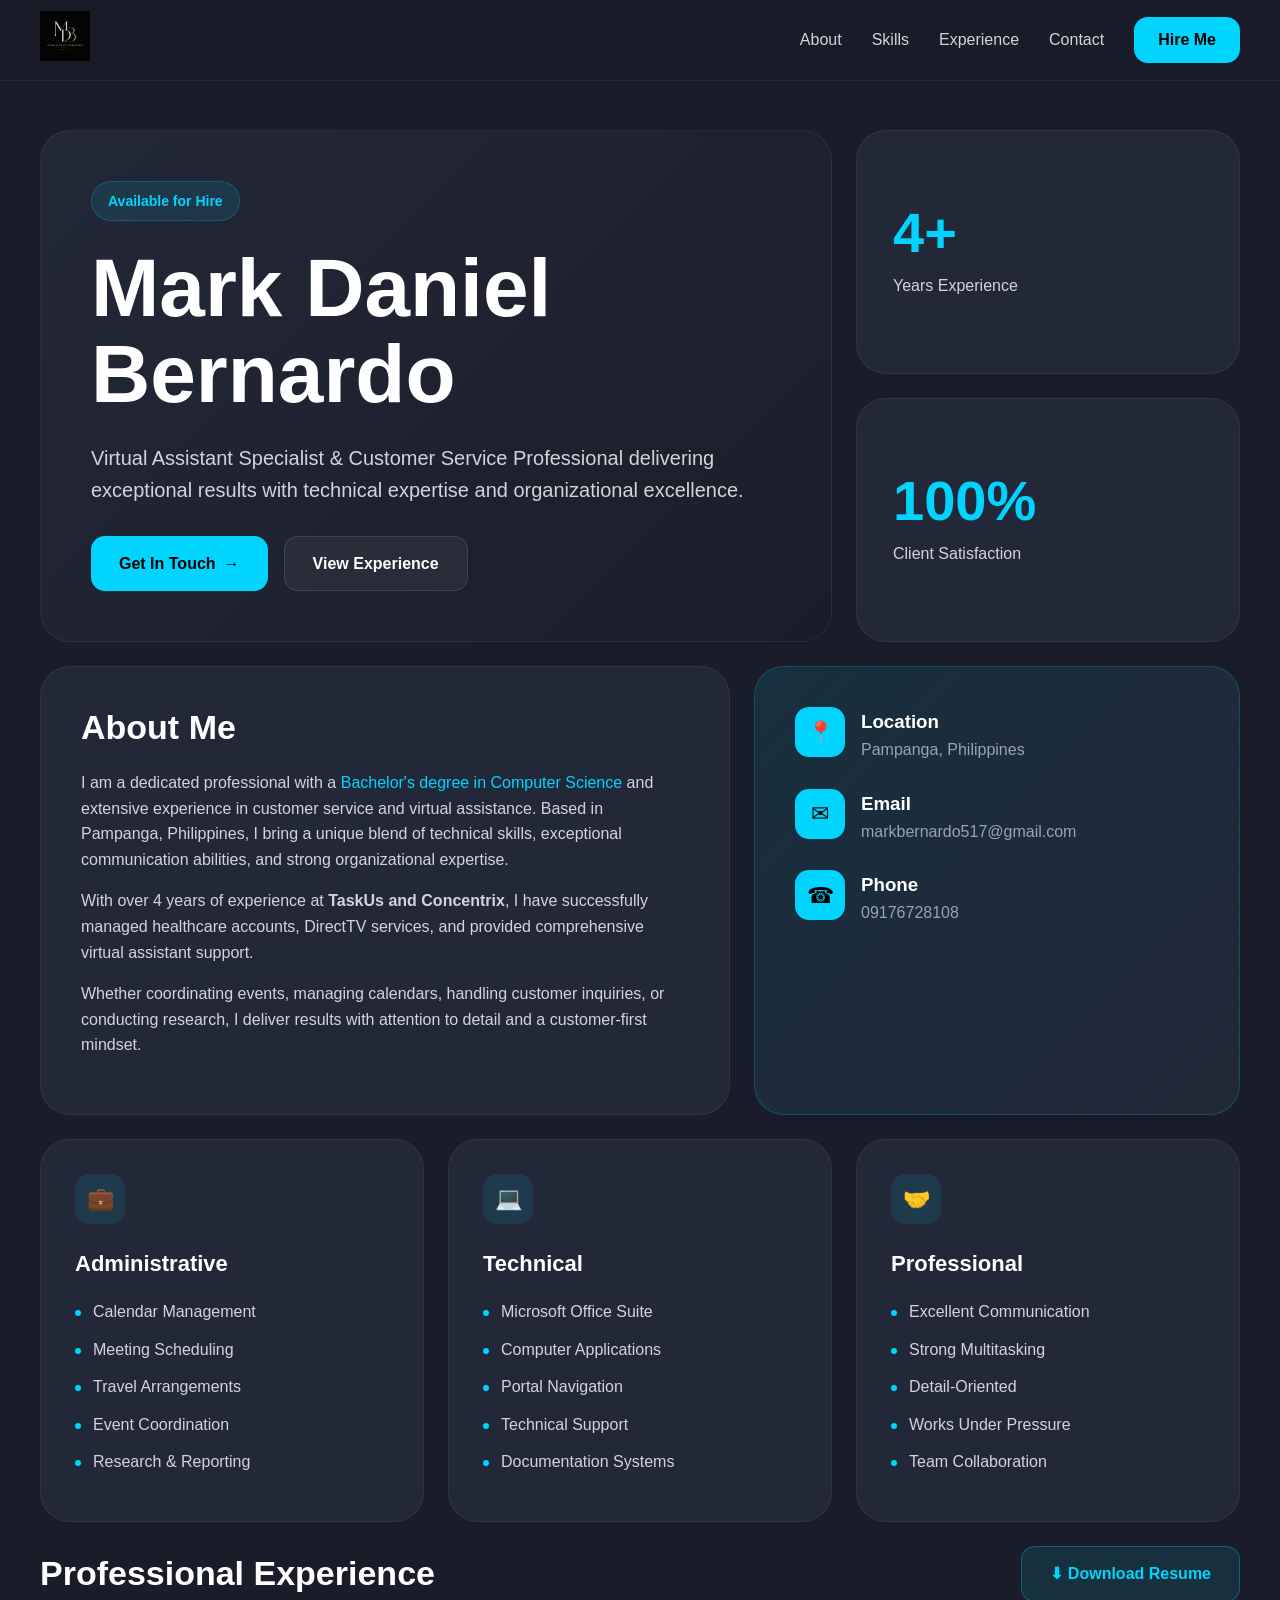
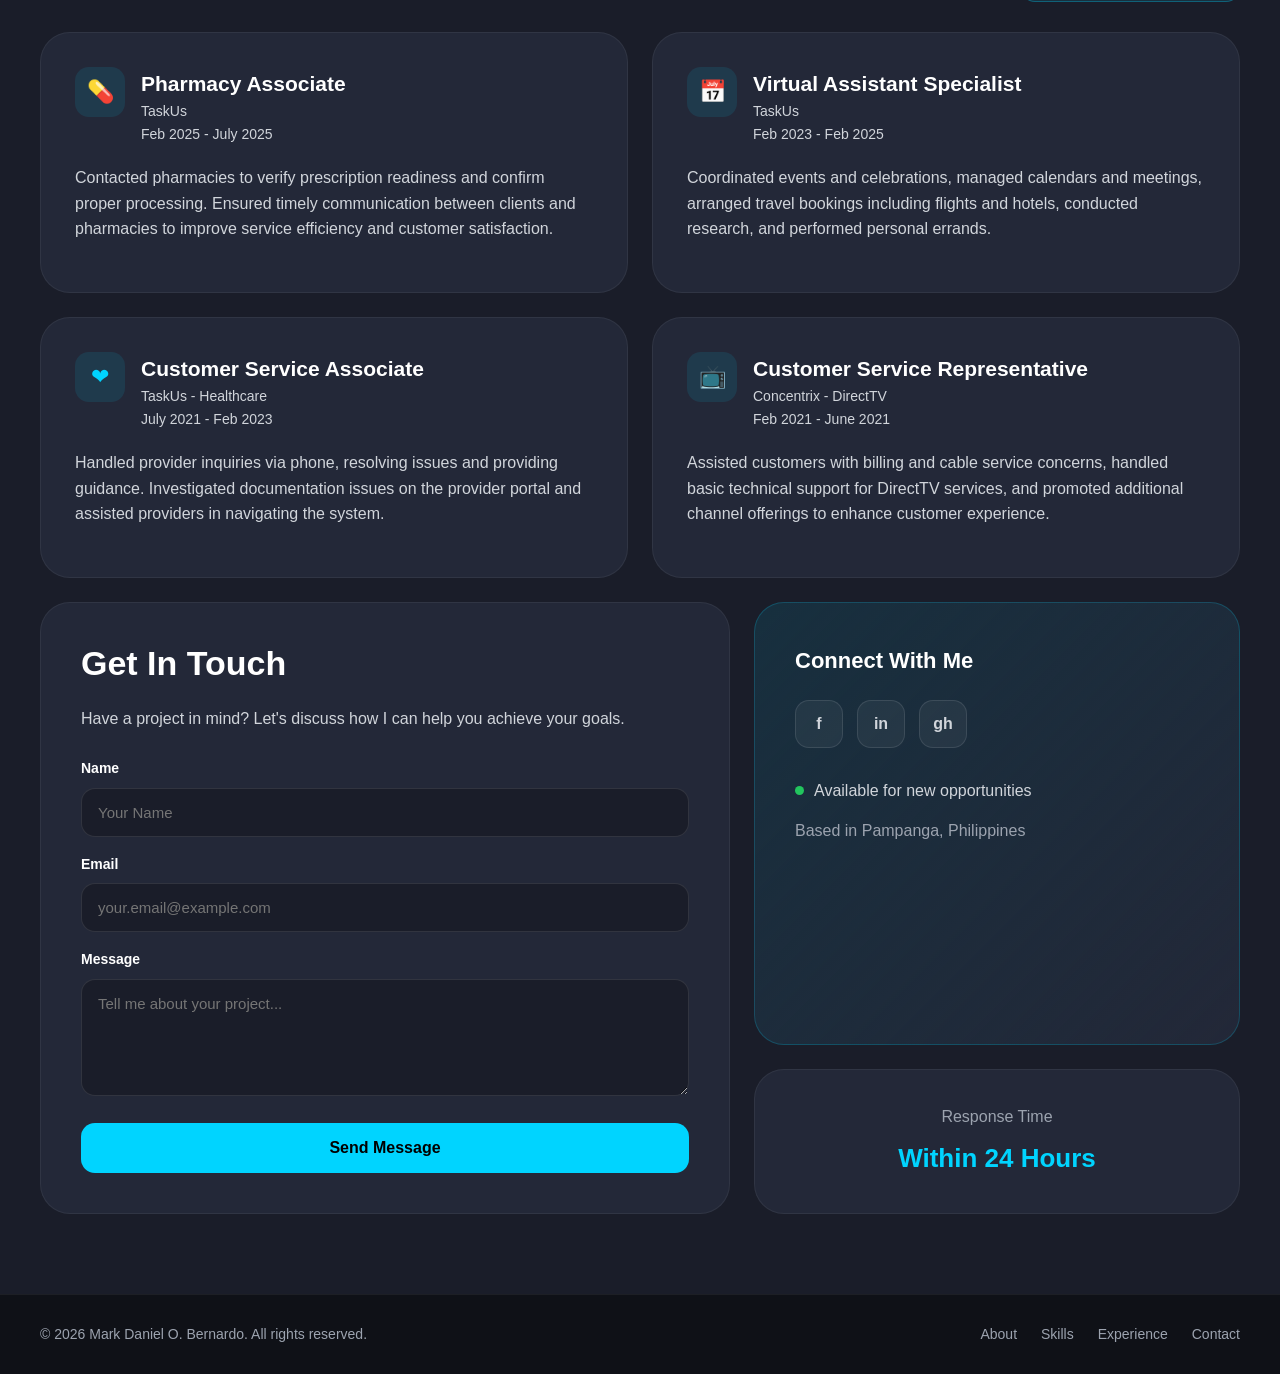
<file: lab/lab6/index.html>
<!DOCTYPE html>
<html lang="en">
<head>
  <meta charset="UTF-8">
  <meta name="viewport" content="width=device-width, initial-scale=1.0">
  <title>Mark Daniel Bernardo | Portfolio</title>
  <link rel="stylesheet" href="style.css">
</head>
<body>
  <header class="site-header">
    <nav class="navbar">
      <a href="#home" class="logo-link" aria-label="Home">
        <img src="assets/images/logo.png" alt="MDB Logo" class="logo">
      </a>

      <div class="nav-links">
        <a href="#about">About</a>
        <a href="#skills">Skills</a>
        <a href="#experience">Experience</a>
        <a href="#contact">Contact</a>
        <a href="#contact" class="hire-button">Hire Me</a>
      </div>
    </nav>
  </header>

  <main id="home" class="main-content">
    <section class="hero-grid">
      <div class="hero-card card large-card">
        <span class="status-badge">Available for Hire</span>
        <h1>Mark Daniel<br>Bernardo</h1>
        <p>
          Virtual Assistant Specialist &amp; Customer Service Professional delivering exceptional results with technical expertise and organizational excellence.
        </p>
        <div class="button-row">
          <a href="#contact" class="primary-button">Get In Touch <span>→</span></a>
          <a href="#experience" class="secondary-button">View Experience</a>
        </div>
      </div>

      <div class="stats-column">
        <div class="card stat-card">
          <strong>4+</strong>
          <span>Years Experience</span>
        </div>
        <div class="card stat-card">
          <strong>100%</strong>
          <span>Client Satisfaction</span>
        </div>
      </div>
    </section>

    <section id="about" class="about-grid">
      <div class="card about-card">
        <h2>About Me</h2>
        <p>
          I am a dedicated professional with a <span class="accent-text">Bachelor's degree in Computer Science</span> and extensive experience in customer service and virtual assistance. Based in Pampanga, Philippines, I bring a unique blend of technical skills, exceptional communication abilities, and strong organizational expertise.
        </p>
        <p>
          With over 4 years of experience at <strong>TaskUs and Concentrix</strong>, I have successfully managed healthcare accounts, DirectTV services, and provided comprehensive virtual assistant support.
        </p>
        <p>
          Whether coordinating events, managing calendars, handling customer inquiries, or conducting research, I deliver results with attention to detail and a customer-first mindset.
        </p>
      </div>

      <div class="card contact-summary">
        <div class="info-item">
          <div class="icon-box">📍</div>
          <div>
            <h3>Location</h3>
            <p>Pampanga, Philippines</p>
          </div>
        </div>
        <div class="info-item">
          <div class="icon-box">✉</div>
          <div>
            <h3>Email</h3>
            <p>markbernardo517@gmail.com</p>
          </div>
        </div>
        <div class="info-item">
          <div class="icon-box">☎</div>
          <div>
            <h3>Phone</h3>
            <p>09176728108</p>
          </div>
        </div>
      </div>
    </section>

    <section id="skills" class="skills-grid">
      <article class="card skill-card">
        <div class="skill-icon">💼</div>
        <h3>Administrative</h3>
        <ul>
          <li>Calendar Management</li>
          <li>Meeting Scheduling</li>
          <li>Travel Arrangements</li>
          <li>Event Coordination</li>
          <li>Research &amp; Reporting</li>
        </ul>
      </article>

      <article class="card skill-card">
        <div class="skill-icon">💻</div>
        <h3>Technical</h3>
        <ul>
          <li>Microsoft Office Suite</li>
          <li>Computer Applications</li>
          <li>Portal Navigation</li>
          <li>Technical Support</li>
          <li>Documentation Systems</li>
        </ul>
      </article>

      <article class="card skill-card">
        <div class="skill-icon">🤝</div>
        <h3>Professional</h3>
        <ul>
          <li>Excellent Communication</li>
          <li>Strong Multitasking</li>
          <li>Detail-Oriented</li>
          <li>Works Under Pressure</li>
          <li>Team Collaboration</li>
        </ul>
      </article>
    </section>

    <section id="experience" class="experience-section">
      <div class="section-title-row">
        <h2>Professional Experience</h2>
        <a href="assets/files/Mark_Bernardo_resume.pdf" class="resume-button" download>⬇ Download Resume</a>
      </div>

      <div class="experience-grid">
        <article class="card experience-card">
          <div class="experience-header">
            <div class="experience-icon">💊</div>
            <div>
              <h3>Pharmacy Associate</h3>
              <p class="company">TaskUs</p>
              <p class="date">Feb 2025 - July 2025</p>
            </div>
          </div>
          <p>Contacted pharmacies to verify prescription readiness and confirm proper processing. Ensured timely communication between clients and pharmacies to improve service efficiency and customer satisfaction.</p>
        </article>

        <article class="card experience-card">
          <div class="experience-header">
            <div class="experience-icon">📅</div>
            <div>
              <h3>Virtual Assistant Specialist</h3>
              <p class="company">TaskUs</p>
              <p class="date">Feb 2023 - Feb 2025</p>
            </div>
          </div>
          <p>Coordinated events and celebrations, managed calendars and meetings, arranged travel bookings including flights and hotels, conducted research, and performed personal errands.</p>
        </article>

        <article class="card experience-card">
          <div class="experience-header">
            <div class="experience-icon">❤</div>
            <div>
              <h3>Customer Service Associate</h3>
              <p class="company">TaskUs - Healthcare</p>
              <p class="date">July 2021 - Feb 2023</p>
            </div>
          </div>
          <p>Handled provider inquiries via phone, resolving issues and providing guidance. Investigated documentation issues on the provider portal and assisted providers in navigating the system.</p>
        </article>

        <article class="card experience-card">
          <div class="experience-header">
            <div class="experience-icon">📺</div>
            <div>
              <h3>Customer Service Representative</h3>
              <p class="company">Concentrix - DirectTV</p>
              <p class="date">Feb 2021 - June 2021</p>
            </div>
          </div>
          <p>Assisted customers with billing and cable service concerns, handled basic technical support for DirectTV services, and promoted additional channel offerings to enhance customer experience.</p>
        </article>
      </div>
    </section>

    <section id="contact" class="contact-grid">
      <div class="card form-card">
        <h2>Get In Touch</h2>
        <p>Have a project in mind? Let's discuss how I can help you achieve your goals.</p>

        <form action="#" method="post">
          <label for="name">Name</label>
          <input id="name" type="text" placeholder="Your Name">

          <label for="email">Email</label>
          <input id="email" type="email" placeholder="your.email@example.com">

          <label for="message">Message</label>
          <textarea id="message" rows="5" placeholder="Tell me about your project..."></textarea>

          <button type="submit">Send Message</button>
        </form>
      </div>

      <aside class="side-column">
        <div class="card social-card">
          <h3>Connect With Me</h3>
          <div class="social-links">
            <a href="#" aria-label="Facebook">f</a>
            <a href="#" aria-label="LinkedIn">in</a>
            <a href="#" aria-label="GitHub">gh</a>
          </div>
          <p class="availability"><span></span> Available for new opportunities</p>
          <p class="muted-text">Based in Pampanga, Philippines</p>
        </div>

        <div class="card response-card">
          <p>Response Time</p>
          <strong>Within 24 Hours</strong>
        </div>
      </aside>
    </section>
  </main>

  <footer class="footer">
    <p>© 2026 Mark Daniel O. Bernardo. All rights reserved.</p>
    <div>
      <a href="#about">About</a>
      <a href="#skills">Skills</a>
      <a href="#experience">Experience</a>
      <a href="#contact">Contact</a>
    </div>
  </footer>
</body>
</html>
</file>
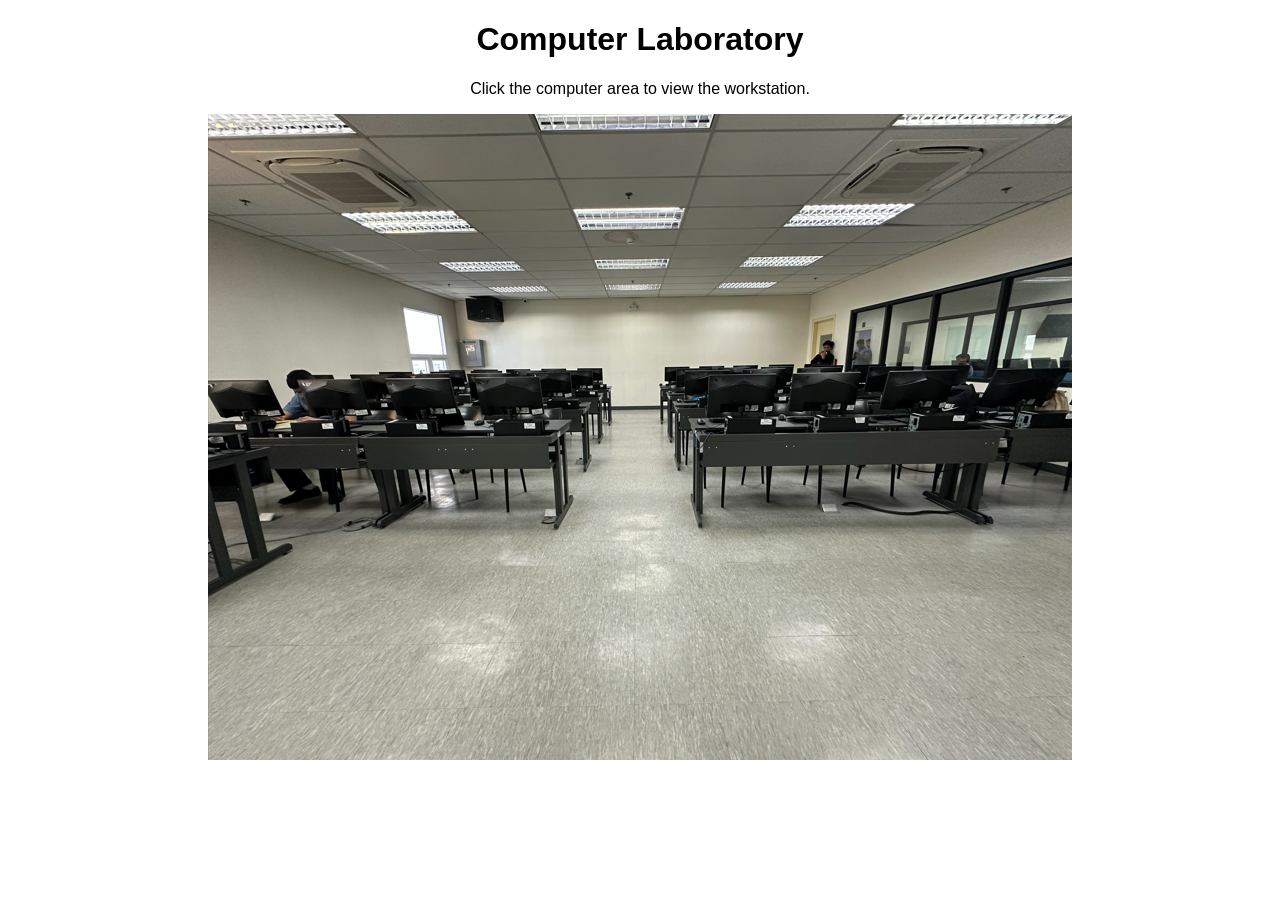
<file: lab/lab5/ImageMap/home.html>
<!DOCTYPE html>
<html>
<head>
  <title>Computer Laboratory Image Map</title>
</head>
<body style="font-family: Arial, sans-serif; text-align: center; background: white; color: black;">

  <h1>Computer Laboratory</h1>
  <p>Click the computer area to view the workstation.</p>

  <img src="alb.png" usemap="#labmap" width="864" alt="Computer Laboratory">

  <map name="labmap">
    <area shape="rect" coords="0,250,410,380" href="workstation.html" alt="Left Computers" title="Computer Area">
    <area shape="rect" coords="450,250,864,380" href="workstation.html" alt="Right Computers" title="Computer Area">
  </map>

</body>
</html>
</file>
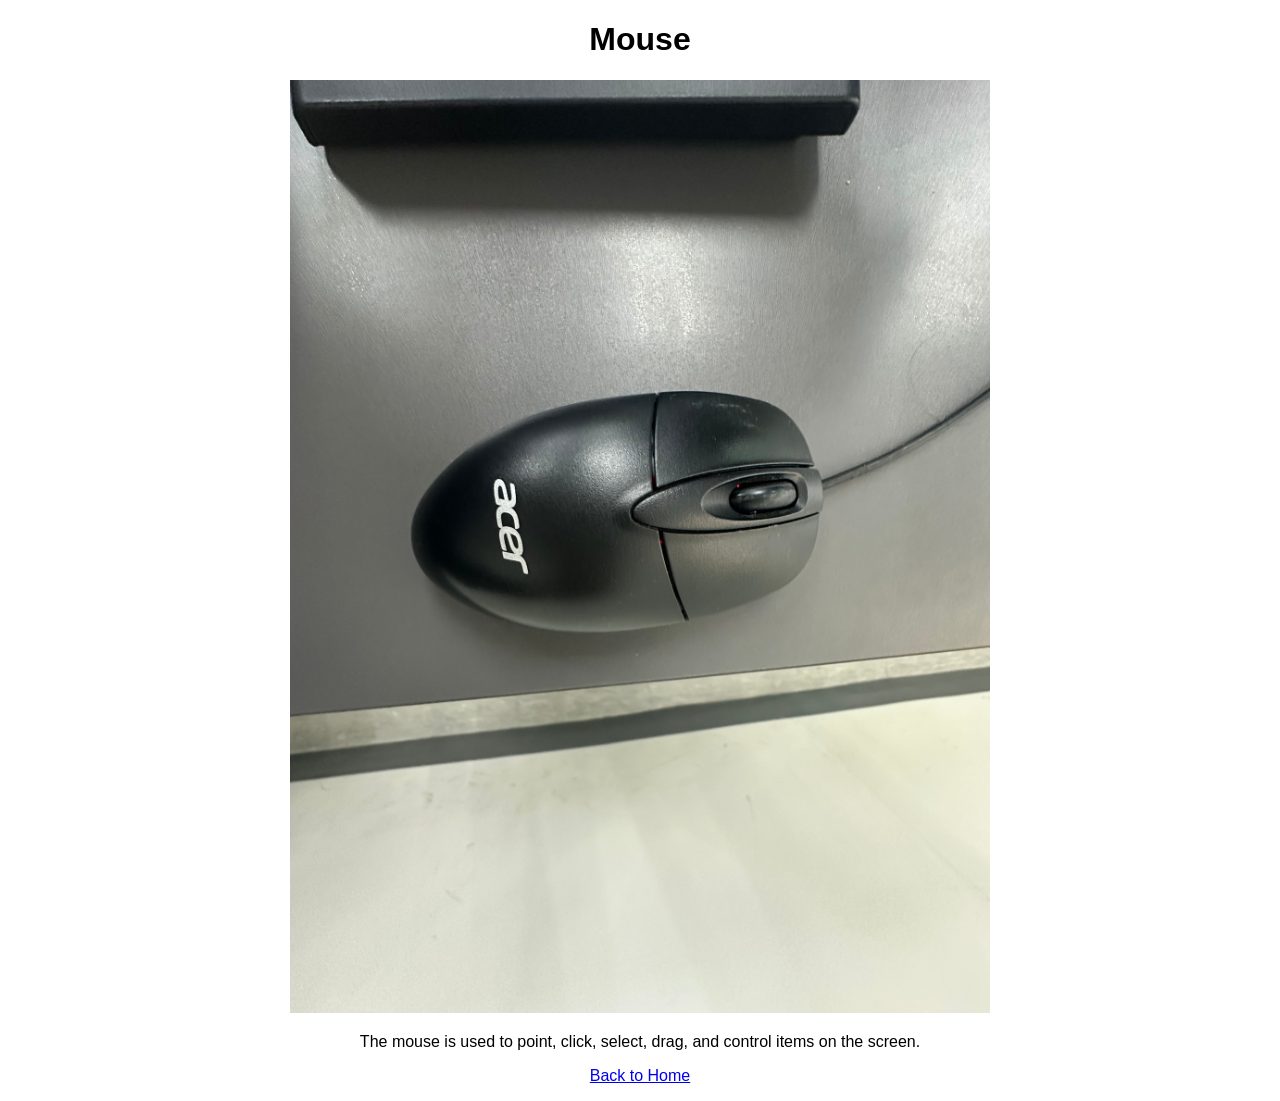
<file: lab/lab5/ImageMap/mouse.html>
<!DOCTYPE html>
<html>
<head>
  <title>Mouse</title>
</head>
<body style="font-family: Arial, sans-serif; text-align: center; background: white; color: black;">

  <h1>Mouse</h1>
  <img src="Image (3).jpeg" width="700" alt="Mouse">
  <p>The mouse is used to point, click, select, drag, and control items on the screen.</p>
  <p><a href="home.html">Back to Home</a></p>

</body>
</html>
</file>
<file: styles.css>
*{box-sizing:border-box}html{scroll-behavior:smooth}body{margin:0;font-family:Arial,Helvetica,sans-serif;background:#f5f5f7;color:#1d1d1f}a{color:inherit}.topbar{position:sticky;top:0;z-index:20;background:rgba(22,22,23,.82);backdrop-filter:blur(18px)}.nav{height:48px;width:min(1100px,92%);margin:auto;display:flex;align-items:center;justify-content:space-between;color:#f5f5f7}.logo{display:flex;align-items:center;gap:10px;text-decoration:none;font-size:14px}.logo img{width:28px;height:28px;border-radius:50%;object-fit:cover}.links{display:flex;gap:28px}.links a,.buy{text-decoration:none;font-size:13px;color:#ddd}.links a:hover{color:#fff}.buy{background:#0071e3;color:#fff;padding:7px 14px;border-radius:999px}.hero{min-height:calc(100vh - 48px);padding:80px 20px 40px;text-align:center;background:radial-gradient(circle at 50% 55%,#445cff 0,#111827 31%,#000 68%);color:#fff;overflow:hidden}.tiny{margin:0 0 12px;text-transform:uppercase;letter-spacing:.18em;font-size:12px;font-weight:700;color:#8fd1ff}.tiny.dark{color:#0071e3}.hero h1{margin:0;font-size:clamp(54px,10vw,130px);line-height:.9;letter-spacing:-.07em}.hero h2{font-size:clamp(26px,4vw,54px);margin:18px 0 0;letter-spacing:-.04em}.hero-text{font-size:22px;color:#d2d2d7;max-width:720px;margin:20px auto}.hero-buttons{display:flex;justify-content:center;gap:16px;flex-wrap:wrap;margin-top:26px}.hero-buttons a{background:#0071e3;color:#fff;text-decoration:none;padding:12px 22px;border-radius:999px;font-weight:700}.hero-buttons a:nth-child(2){background:rgba(255,255,255,.14);border:1px solid rgba(255,255,255,.25)}.orb{width:min(760px,90vw);height:360px;margin:60px auto 0;border-radius:60px;background:linear-gradient(135deg,#0a84ff,#8338ec,#ff4d6d);padding:2px;box-shadow:0 50px 160px rgba(0,113,227,.45);transform:perspective(900px) rotateX(9deg)}.screen-card{height:100%;border-radius:58px;background:rgba(0,0,0,.86);display:grid;place-content:center}.screen-card span{font-size:42px;font-weight:800;color:#aaa}.screen-card strong{font-size:clamp(70px,12vw,145px);line-height:.85;letter-spacing:-.08em}.screen-card small{font-size:22px;color:#aaa}.black-section{padding:110px 6%;background:#000;color:#fff}.split{display:grid;grid-template-columns:1fr 1fr;gap:40px;align-items:center}.big-title,.section-title{font-size:clamp(38px,7vw,86px);line-height:.95;letter-spacing:-.06em;margin:0}.section-title{max-width:960px}.section-title.light{color:#fff}.glass{background:linear-gradient(145deg,rgba(255,255,255,.14),rgba(255,255,255,.04));border:1px solid rgba(255,255,255,.16);border-radius:34px;padding:34px;color:#d2d2d7;font-size:20px}.white-section,.labs-section{padding:110px 6%;background:#f5f5f7}.feature-grid,.lab-grid{display:grid;grid-template-columns:repeat(3,1fr);gap:22px;margin-top:42px}.feature-grid article,.lab-card,.timeline article{border-radius:34px;padding:34px;background:#fff;box-shadow:0 20px 60px rgba(0,0,0,.08)}.feature-grid h3,.lab-card h3,.timeline h3{font-size:28px;letter-spacing:-.03em;margin:0 0 12px}.feature-grid p,.lab-card p,.timeline p{color:#6e6e73;font-size:17px;line-height:1.55}.timeline{display:grid;gap:20px;margin-top:42px}.timeline article{background:#161617;color:#fff;border:1px solid #333}.timeline span,.lab-card span{color:#0071e3;font-weight:800;font-size:12px;text-transform:uppercase;letter-spacing:.12em}.timeline p{color:#aaa}.lab-card{min-height:290px;display:flex;flex-direction:column}.lab-card.highlight{background:linear-gradient(135deg,#fff,#eaf4ff)}.lab-card.dark-card{background:#111;color:#fff}.lab-card.dark-card p{color:#aaa}.lab-card.glow{background:radial-gradient(circle at top right,#243bff,#111 48%)}.lab-card a{margin-top:auto;color:#0071e3;text-decoration:none;font-weight:800}.contact{text-align:center;padding:120px 20px;background:#000;color:#fff}.contact h2{font-size:clamp(42px,8vw,96px);letter-spacing:-.06em;margin:0}.contact p{color:#d2d2d7;font-size:20px}footer{text-align:center;padding:26px;color:#6e6e73;background:#f5f5f7}@media(max-width:850px){.links{display:none}.split,.feature-grid,.lab-grid{grid-template-columns:1fr}.black-section,.white-section,.labs-section{padding:80px 5%}.orb{height:300px}.glass{font-size:17px}}@media(max-width:500px){.hero h1{font-size:54px}.hero h2{font-size:28px}.hero-text{font-size:18px}.hero-buttons a{width:100%}.orb{height:240px;border-radius:36px}.screen-card{border-radius:34px}.screen-card span{font-size:26px}.screen-card strong{font-size:72px}.screen-card small{font-size:16px}}
</file>
<file: lab/lab6/style.css>
* {
  box-sizing: border-box;
  margin: 0;
  padding: 0;
}

html {
  scroll-behavior: smooth;
}

body {
  font-family: Arial, Helvetica, sans-serif;
  background: #1a1d29;
  color: #ffffff;
  line-height: 1.6;
}

a {
  color: inherit;
  text-decoration: none;
}

.site-header {
  position: fixed;
  top: 0;
  left: 0;
  right: 0;
  z-index: 100;
  background: rgba(26, 29, 41, 0.96);
  border-bottom: 1px solid rgba(255, 255, 255, 0.06);
}

.navbar {
  max-width: 1400px;
  height: 80px;
  margin: 0 auto;
  padding: 0 40px;
  display: flex;
  align-items: center;
  justify-content: space-between;
}

.logo {
  width: 50px;
  height: 50px;
  object-fit: contain;
}

.nav-links {
  display: flex;
  align-items: center;
  gap: 30px;
  color: #d1d5db;
}

.nav-links a:hover,
.footer a:hover {
  color: #00d4ff;
}

.hire-button,
.primary-button,
.form-card button {
  background: #00d4ff;
  color: #000000;
  font-weight: bold;
  border-radius: 14px;
  transition: 0.3s;
}

.hire-button {
  padding: 10px 24px;
}

.hire-button:hover,
.primary-button:hover,
.form-card button:hover {
  background: #00b8e6;
  color: #000000;
  box-shadow: 0 12px 30px rgba(0, 212, 255, 0.25);
}

.main-content {
  max-width: 1400px;
  margin: 0 auto;
  padding: 130px 40px 80px;
}

.card {
  background: #232838;
  border: 1px solid rgba(255, 255, 255, 0.06);
  border-radius: 30px;
}

.hero-grid,
.about-grid,
.contact-grid {
  display: grid;
  grid-template-columns: repeat(12, 1fr);
  gap: 24px;
  margin-bottom: 24px;
}

.hero-card {
  grid-column: span 8;
  min-height: 430px;
  padding: 50px;
  display: flex;
  flex-direction: column;
  justify-content: space-between;
  background: linear-gradient(135deg, #232838, #1a1d29);
}

.status-badge {
  display: inline-block;
  width: fit-content;
  margin-bottom: 24px;
  padding: 8px 16px;
  color: #00d4ff;
  background: rgba(0, 212, 255, 0.10);
  border: 1px solid rgba(0, 212, 255, 0.20);
  border-radius: 999px;
  font-size: 14px;
  font-weight: bold;
}

.hero-card h1 {
  font-size: clamp(44px, 7vw, 82px);
  line-height: 1.05;
  margin-bottom: 24px;
}

.hero-card p {
  max-width: 760px;
  color: #d1d5db;
  font-size: 20px;
  margin-bottom: 30px;
}

.button-row {
  display: flex;
  flex-wrap: wrap;
  gap: 16px;
}

.primary-button,
.secondary-button,
.resume-button {
  display: inline-flex;
  align-items: center;
  gap: 8px;
  padding: 14px 28px;
  border-radius: 14px;
  font-weight: bold;
}

.secondary-button {
  background: rgba(255, 255, 255, 0.05);
  border: 1px solid rgba(255, 255, 255, 0.10);
}

.secondary-button:hover {
  background: rgba(255, 255, 255, 0.10);
}

.stats-column {
  grid-column: span 4;
  display: flex;
  flex-direction: column;
  gap: 24px;
}

.stat-card {
  flex: 1;
  padding: 36px;
  display: flex;
  flex-direction: column;
  justify-content: center;
}

.stat-card strong {
  display: block;
  color: #00d4ff;
  font-size: 56px;
  line-height: 1;
  margin-bottom: 12px;
}

.stat-card span {
  color: #d1d5db;
}

.about-card {
  grid-column: span 7;
  padding: 40px;
}

.contact-summary {
  grid-column: span 5;
  padding: 40px;
  background: linear-gradient(135deg, rgba(0, 212, 255, 0.10), #232838);
  border-color: rgba(0, 212, 255, 0.20);
}

h2 {
  font-size: 34px;
  line-height: 1.2;
  margin-bottom: 22px;
}

.about-card p,
.form-card p,
.experience-card p {
  color: #d1d5db;
  margin-bottom: 16px;
}

.accent-text,
.company {
  color: #00d4ff;
}

.info-item {
  display: flex;
  gap: 16px;
  align-items: flex-start;
  margin-bottom: 26px;
}

.info-item:last-child {
  margin-bottom: 0;
}

.icon-box,
.skill-icon,
.experience-icon {
  width: 50px;
  height: 50px;
  display: flex;
  align-items: center;
  justify-content: center;
  flex-shrink: 0;
  border-radius: 14px;
  background: #00d4ff;
  color: #000000;
  font-size: 22px;
}

.info-item p,
.date,
.muted-text {
  color: #9ca3af;
}

.skills-grid {
  display: grid;
  grid-template-columns: repeat(3, 1fr);
  gap: 24px;
  margin-bottom: 24px;
}

.skill-card {
  padding: 34px;
  transition: 0.3s;
}

.skill-card:hover,
.experience-card:hover {
  border-color: rgba(0, 212, 255, 0.40);
  transform: translateY(-4px);
}

.skill-icon,
.experience-icon {
  background: rgba(0, 212, 255, 0.10);
  color: #00d4ff;
  margin-bottom: 22px;
}

.skill-card h3 {
  font-size: 22px;
  margin-bottom: 18px;
}

.skill-card ul {
  list-style: none;
}

.skill-card li {
  color: #d1d5db;
  margin-bottom: 12px;
  position: relative;
  padding-left: 18px;
}

.skill-card li::before {
  content: "";
  position: absolute;
  left: 0;
  top: 11px;
  width: 6px;
  height: 6px;
  border-radius: 50%;
  background: #00d4ff;
}

.experience-section {
  margin-bottom: 24px;
}

.section-title-row {
  display: flex;
  justify-content: space-between;
  align-items: center;
  gap: 20px;
  margin-bottom: 30px;
}

.section-title-row h2 {
  margin-bottom: 0;
}

.resume-button {
  color: #00d4ff;
  background: rgba(0, 212, 255, 0.10);
  border: 1px solid rgba(0, 212, 255, 0.30);
}

.resume-button:hover {
  background: rgba(0, 212, 255, 0.20);
}

.experience-grid {
  display: grid;
  grid-template-columns: repeat(2, 1fr);
  gap: 24px;
}

.experience-card {
  padding: 34px;
  transition: 0.3s;
}

.experience-header {
  display: flex;
  align-items: flex-start;
  gap: 16px;
  margin-bottom: 20px;
}

.experience-card h3 {
  font-size: 21px;
}

.company,
.date {
  margin: 0 !important;
  font-size: 14px;
}

.contact-grid {
  margin-bottom: 0;
}

.form-card {
  grid-column: span 7;
  padding: 40px;
}

.form-card form {
  margin-top: 26px;
}

.form-card label {
  display: block;
  margin: 16px 0 8px;
  font-weight: bold;
  font-size: 14px;
}

.form-card input,
.form-card textarea {
  width: 100%;
  padding: 15px 16px;
  border-radius: 14px;
  border: 1px solid rgba(255, 255, 255, 0.10);
  background: #1a1d29;
  color: #ffffff;
  font-family: inherit;
  font-size: 15px;
}

.form-card input:focus,
.form-card textarea:focus {
  outline: none;
  border-color: #00d4ff;
}

.form-card button {
  width: 100%;
  border: 0;
  padding: 16px;
  margin-top: 20px;
  cursor: pointer;
  font-size: 16px;
}

.side-column {
  grid-column: span 5;
  display: flex;
  flex-direction: column;
  gap: 24px;
}

.social-card {
  flex: 1;
  padding: 40px;
  background: linear-gradient(135deg, rgba(0, 212, 255, 0.10), #232838);
  border-color: rgba(0, 212, 255, 0.20);
}

.social-card h3 {
  font-size: 22px;
  margin-bottom: 22px;
}

.social-links {
  display: flex;
  gap: 14px;
  margin-bottom: 30px;
}

.social-links a {
  width: 48px;
  height: 48px;
  display: flex;
  align-items: center;
  justify-content: center;
  border-radius: 14px;
  background: rgba(255, 255, 255, 0.05);
  border: 1px solid rgba(255, 255, 255, 0.10);
  color: #d1d5db;
  font-weight: bold;
  transition: 0.3s;
}

.social-links a:hover {
  background: #00d4ff;
  color: #000000;
}

.availability {
  display: flex;
  align-items: center;
  gap: 10px;
  color: #d1d5db;
  margin-bottom: 14px;
}

.availability span {
  width: 9px;
  height: 9px;
  border-radius: 50%;
  background: #22c55e;
}

.response-card {
  padding: 34px;
  text-align: center;
}

.response-card p {
  color: #9ca3af;
  margin-bottom: 8px;
}

.response-card strong {
  color: #00d4ff;
  font-size: 26px;
}

.footer {
  background: #0f1117;
  border-top: 1px solid rgba(255, 255, 255, 0.06);
  padding: 28px 40px;
  display: flex;
  justify-content: space-between;
  align-items: center;
  gap: 18px;
  color: #9ca3af;
  font-size: 14px;
}

.footer div {
  display: flex;
  gap: 24px;
}

@media (max-width: 900px) {
  .navbar,
  .main-content,
  .footer {
    padding-left: 20px;
    padding-right: 20px;
  }

  .nav-links {
    gap: 16px;
    font-size: 14px;
  }

  .hero-card,
  .stats-column,
  .about-card,
  .contact-summary,
  .form-card,
  .side-column {
    grid-column: span 12;
  }

  .skills-grid,
  .experience-grid {
    grid-template-columns: 1fr;
  }

  .hero-card,
  .about-card,
  .contact-summary,
  .form-card,
  .social-card {
    padding: 30px;
  }

  .section-title-row,
  .footer {
    flex-direction: column;
    align-items: flex-start;
  }
}

@media (max-width: 650px) {
  .site-header {
    position: static;
  }

  .navbar {
    height: auto;
    padding-top: 18px;
    padding-bottom: 18px;
    flex-direction: column;
    gap: 16px;
  }

  .nav-links {
    flex-wrap: wrap;
    justify-content: center;
  }

  .main-content {
    padding-top: 30px;
  }

  .hero-card h1 {
    font-size: 42px;
  }

  .hero-card p {
    font-size: 17px;
  }

  .button-row,
  .section-title-row,
  .footer div {
    width: 100%;
  }

  .primary-button,
  .secondary-button,
  .resume-button {
    width: 100%;
    justify-content: center;
  }
}
</file>
